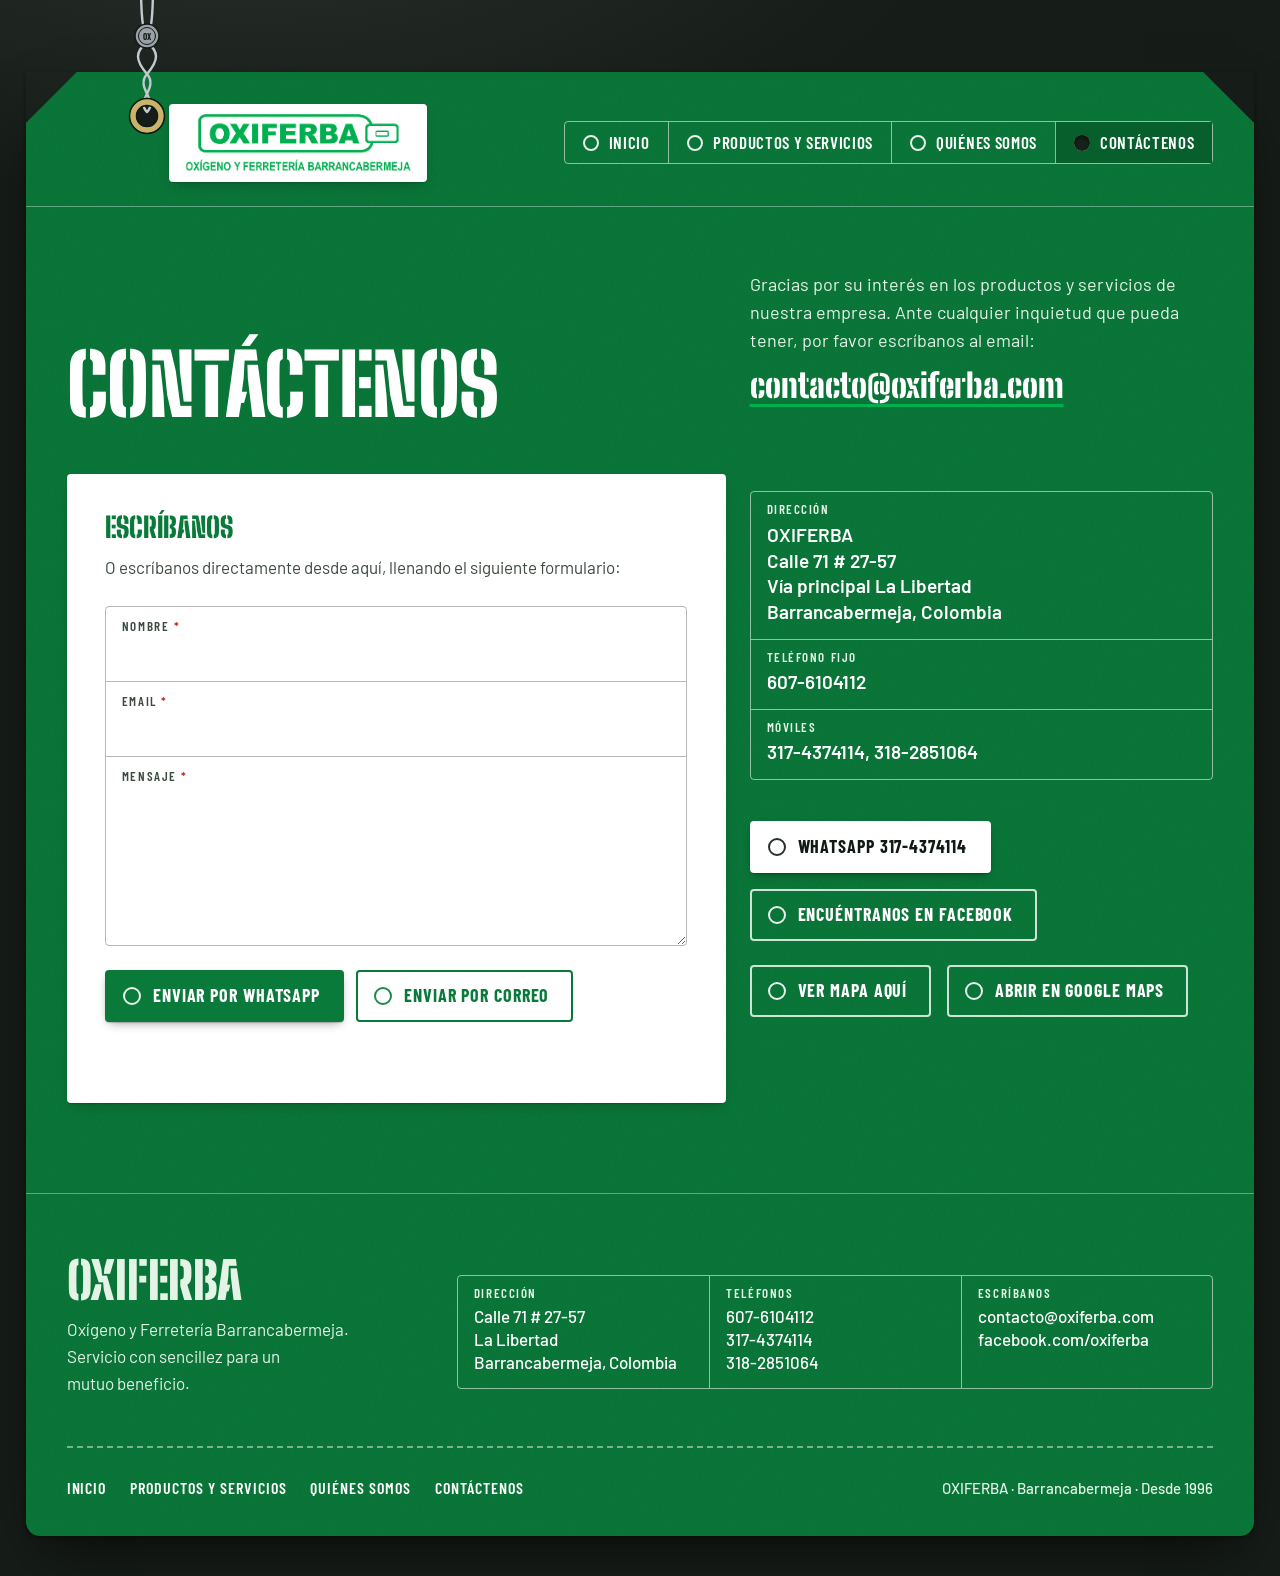
<file: contacto.html>
<!doctype html>
<html lang="es">
<head>
<meta charset="utf-8">
<meta name="viewport" content="width=device-width, initial-scale=1, viewport-fit=cover">
<title>OXIFERBA - Oxígeno y Ferretería Barrancabermeja - Contáctenos</title>
<meta name="description" content="Venta de oxígeno y demás gases industriales, ferretería industrial, reparación, repuestos y mantenimiento de equipos oxicorte, venta y recarga de extintores, soldaduras y seguridad industrial.">
<meta name="theme-color" content="#0a7a3a">
<link rel="icon" href="assets/img/favicon.ico" type="image/x-icon">
<link rel="preload" href="assets/fonts/BigShouldersStencilDisplay-900-normal-latin.woff2" as="font" type="font/woff2" crossorigin>
<link rel="preload" href="assets/fonts/Barlow-400-normal-latin.woff2" as="font" type="font/woff2" crossorigin>
<link rel="stylesheet" href="css/fonts.css">
<link rel="stylesheet" href="css/styles.css">
</head>
<body>
<a class="skip" href="#contenido">Saltar al contenido</a>
<svg width="0" height="0" style="position:absolute" aria-hidden="true" focusable="false">
  <filter id="tinta" x="-5%" y="-5%" width="110%" height="110%">
    <feTurbulence type="fractalNoise" baseFrequency=".8" numOctaves="2" seed="7" result="grano"/>
    <feColorMatrix in="grano" type="matrix" values="0 0 0 0 0  0 0 0 0 0  0 0 0 0 0  -1.5 0 0 0 1.72" result="mascara"/>
    <feComposite in="SourceGraphic" in2="mascara" operator="in" result="entintado"/>
    <feTurbulence type="fractalNoise" baseFrequency=".035" numOctaves="1" seed="2" result="onda"/>
    <feDisplacementMap in="entintado" in2="onda" scale="3" xChannelSelector="R" yChannelSelector="G"/>
  </filter>
</svg>
<div class="tarjeta-wrap">
  <div class="tarjeta-sombra" aria-hidden="true"></div>
  <div class="tarjeta">
    <header class="cabecera">
      <a class="logo" href="index.html"><img src="assets/img/logo.png" width="270" height="68" alt="OXIFERBA, Oxígeno y Ferretería Barrancabermeja — Inicio"></a>
      <nav class="perforadas" aria-label="Principal">
        <a href="index.html"><span class="hueco" aria-hidden="true"></span><span class="larga">Inicio</span><span class="corta" aria-hidden="true">Inicio</span></a><a href="productos.html"><span class="hueco" aria-hidden="true"></span><span class="larga">Productos y servicios</span><span class="corta" aria-hidden="true">Productos</span></a><a href="nosotros.html"><span class="hueco" aria-hidden="true"></span><span class="larga">Quiénes somos</span><span class="corta" aria-hidden="true">Nosotros</span></a><a href="contacto.html" aria-current="page"><span class="hueco" aria-hidden="true"></span><span class="larga">Contáctenos</span><span class="corta" aria-hidden="true">Contacto</span></a>
      </nav>
    </header>
    <main id="contenido">
      <section class="encabezado-pagina">
        <h1 class="display">Contáctenos</h1>
        <div class="encabezado-lado">
          <p class="lead">Gracias por su interés en los productos y servicios de nuestra empresa. Ante cualquier inquietud que pueda tener, por favor escríbanos al email:</p>
          <a class="correo-grande" href="mailto:contacto@oxiferba.com">contacto@oxiferba.com</a>
        </div>
      </section>
      <div class="contacto">
        <form class="formulario hoja" data-formulario novalidate aria-labelledby="titulo-form">
          <h2 class="subtitular" id="titulo-form" style="color:var(--stock)">Escríbanos</h2>
          <p style="margin-top:12px">O escríbanos directamente desde aquí, llenando el siguiente formulario:</p>
          <div class="form-campos">
            <div class="form-campo">
              <label for="f-nombre">Nombre <span class="req" aria-hidden="true">*</span></label>
              <input id="f-nombre" name="nombre" type="text" autocomplete="name" required aria-describedby="e-nombre">
              <p class="error" id="e-nombre" role="alert"></p>
            </div>
            <div class="form-campo">
              <label for="f-email">Email <span class="req" aria-hidden="true">*</span></label>
              <input id="f-email" name="email" type="email" autocomplete="email" inputmode="email" required aria-describedby="e-email">
              <p class="error" id="e-email" role="alert"></p>
            </div>
            <div class="form-campo">
              <label for="f-mensaje">Mensaje <span class="req" aria-hidden="true">*</span></label>
              <textarea id="f-mensaje" name="mensaje" required aria-describedby="e-mensaje"></textarea>
              <p class="error" id="e-mensaje" role="alert"></p>
            </div>
          </div>
          <div class="form-acciones">
            <button class="btn btn--verde" type="submit" name="via" value="whatsapp"><span class="hueco" aria-hidden="true"></span>Enviar por WhatsApp</button>
            <button class="btn btn--verde-borde" type="submit" name="via" value="correo"><span class="hueco" aria-hidden="true"></span>Enviar por correo</button>
          </div>
          <p class="form-estado" aria-live="polite"></p>
        </form>

        <div class="datos">
          <dl class="campos">
            <div class="campo"><dt>Dirección</dt><dd>OXIFERBA<br>Calle 71 # 27-57<br>Vía principal La Libertad<br>Barrancabermeja, Colombia</dd></div>
            <div class="campo"><dt>Teléfono fijo</dt><dd><a href="tel:+576076104112">607-6104112</a></dd></div>
            <div class="campo"><dt>Móviles</dt><dd><a href="tel:+573174374114">317-4374114</a>, <a href="tel:+573182851064">318-2851064</a></dd></div>
          </dl>
          <div class="acciones">
            <a class="btn" href="https://wa.me/573174374114" target="_blank" rel="noopener"><span class="hueco" aria-hidden="true"></span>WhatsApp 317-4374114</a>
            <a class="btn btn--fantasma facebook" href="http://facebook.com/oxiferba" target="_blank" rel="noopener"><span class="hueco" aria-hidden="true"></span>Encuéntranos en Facebook</a>
          </div>
          <div class="mapa" data-mapa="https://maps.google.com/maps?q=Calle%2071%20%2327-57%2C%20La%20Libertad%2C%20Barrancabermeja%2C%20Santander%2C%20Colombia&amp;z=16&amp;output=embed">
            <div class="acciones">
              <button class="btn btn--fantasma" type="button" data-mapa-cargar><span class="hueco" aria-hidden="true"></span>Ver mapa aquí</button>
              <a class="btn btn--fantasma" href="https://www.google.com/maps/search/?api=1&amp;query=Calle%2071%20%2327-57%2C%20La%20Libertad%2C%20Barrancabermeja%2C%20Santander%2C%20Colombia" target="_blank" rel="noopener"><span class="hueco" aria-hidden="true"></span>Abrir en Google Maps</a>
            </div>
          </div>
        </div>
      </div>
    </main>
    <footer class="pie">
      <div class="pie-marca">
        <p class="display">OXIFERBA</p>
        <p>Oxígeno y Ferretería Barrancabermeja. Servicio con sencillez para un mutuo beneficio.</p>
      </div>
      <dl class="campos">
        <div class="campo"><dt>Dirección</dt><dd>Calle 71 # 27-57<br>La Libertad<br>Barrancabermeja, Colombia</dd></div>
        <div class="campo"><dt>Teléfonos</dt><dd><a href="tel:+576076104112">607-6104112</a><br><a href="tel:+573174374114">317-4374114</a><br><a href="tel:+573182851064">318-2851064</a></dd></div>
        <div class="campo"><dt>Escríbanos</dt><dd><a href="mailto:contacto@oxiferba.com">contacto@oxiferba.com</a><br><a href="https://facebook.com/oxiferba" rel="noopener" target="_blank">facebook.com/oxiferba</a></dd></div>
      </dl>
      <div class="pie-nav">
        <nav aria-label="Pie de página"><ul><li><a href="index.html">Inicio</a></li><li><a href="productos.html">Productos y servicios</a></li><li><a href="nosotros.html">Quiénes somos</a></li><li><a href="contacto.html" aria-current="page">Contáctenos</a></li></ul></nav>
        <small>OXIFERBA · Barrancabermeja · Desde 1996</small>
      </div>
    </footer>
  </div>
  <div class="ojal" aria-hidden="true">
  <svg viewBox="0 0 64 140" fill="none" stroke="#0f1a12" stroke-width="1.5" stroke-linecap="round">
    <path d="M29 30 C 25 14, 28 4, 23 -40" stroke="#c3c9cd" stroke-width="2.4"/>
    <path d="M35 30 C 39 14, 36 4, 41 -40" stroke="#c3c9cd" stroke-width="2.4"/>
    <circle cx="32" cy="116" r="14" fill="#161c18" stroke="none"/>
    <path d="M32 112 C 20 100, 44 88, 32 74 S 20 52, 32 42" stroke="#c3c9cd" stroke-width="2.4"/>
    <path d="M32 112 C 44 100, 20 88, 32 74 S 44 52, 32 42" stroke="#c3c9cd" stroke-width="2.4"/>
    <circle cx="32" cy="116" r="14" stroke="#c9b26a" stroke-width="6"/>
    <circle cx="32" cy="116" r="17.5"/>
    <circle cx="32" cy="116" r="10.5"/>
    <circle cx="32" cy="36" r="12" fill="#9aa2a8"/>
    <circle cx="32" cy="36" r="8.5" stroke-width="1"/>
    <text x="32" y="39.5" text-anchor="middle" font-family="Barlow Condensed, sans-serif" font-weight="700" font-size="9" fill="#0f1a12" stroke="none" letter-spacing=".5">OX</text>
  </svg>
</div>
</div>
<div class="barra-movil">
  <a class="btn" href="tel:+576076104112"><span class="hueco" aria-hidden="true"></span>Llamar</a>
  <a class="btn btn--verde" href="https://wa.me/573174374114" target="_blank" rel="noopener"><span class="hueco" aria-hidden="true"></span>WhatsApp</a>
</div>
<script src="js/main.js" defer></script>
</body>
</html>
</file>
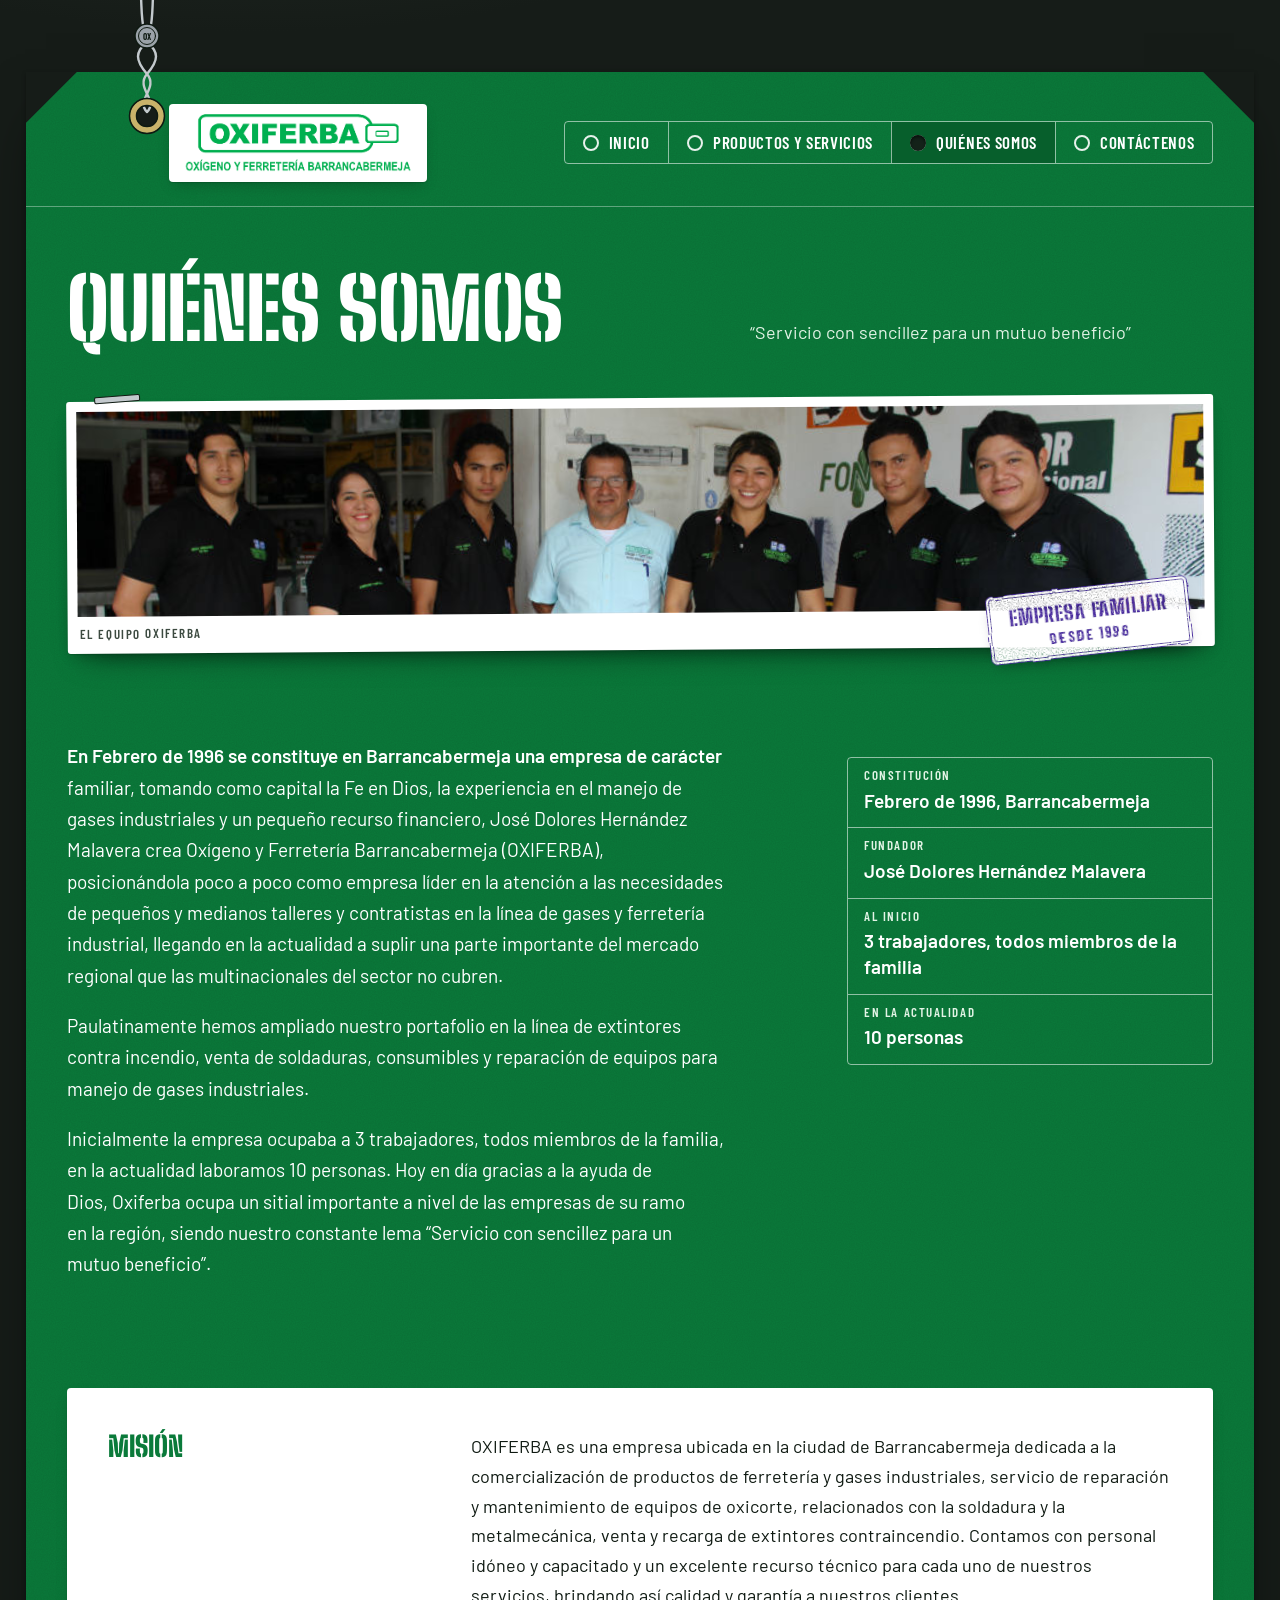
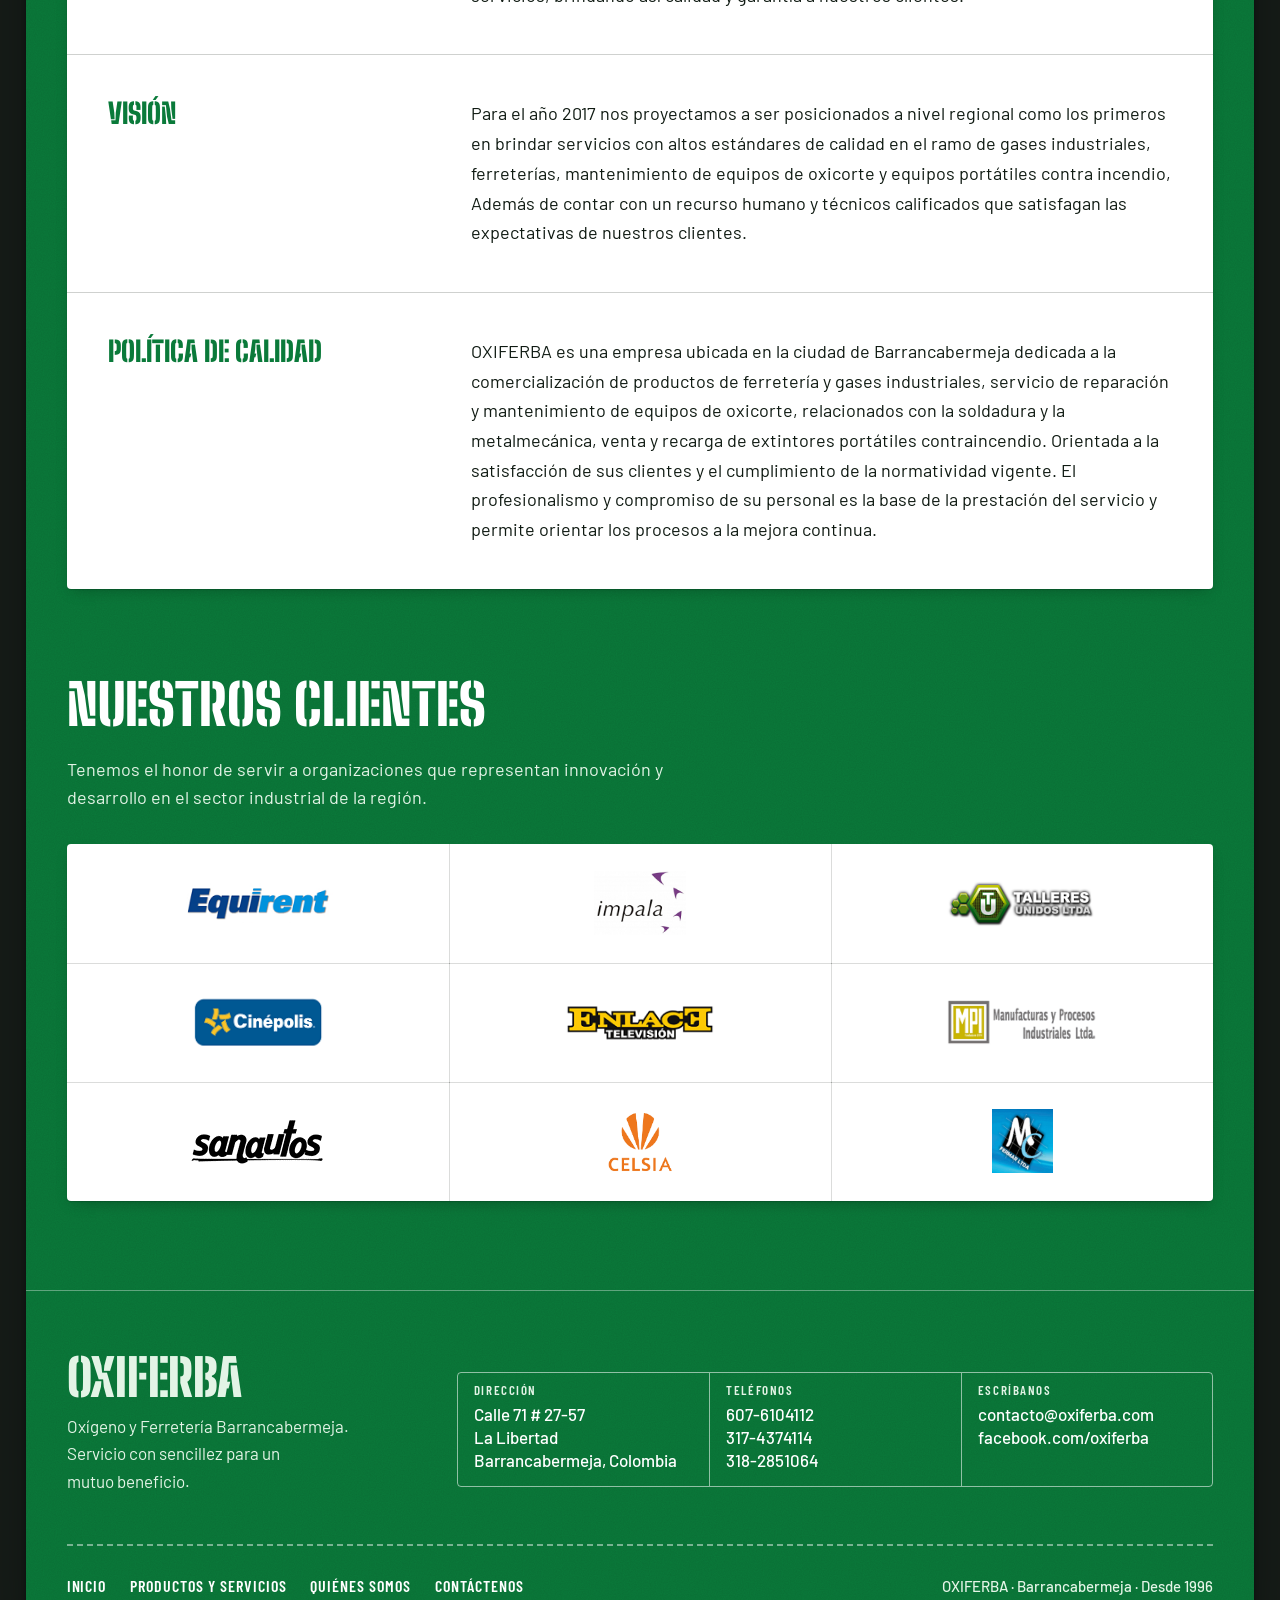
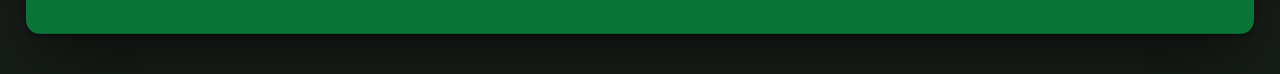
<file: nosotros.html>
<!doctype html>
<html lang="es">
<head>
<meta charset="utf-8">
<meta name="viewport" content="width=device-width, initial-scale=1, viewport-fit=cover">
<title>OXIFERBA - Oxígeno y Ferretería Barrancabermeja - Quiénes somos</title>
<meta name="description" content="Venta de oxígeno y demás gases industriales, ferretería industrial, reparación, repuestos y mantenimiento de equipos oxicorte, venta y recarga de extintores, soldaduras y seguridad industrial.">
<meta name="theme-color" content="#0a7a3a">
<link rel="icon" href="assets/img/favicon.ico" type="image/x-icon">
<link rel="preload" href="assets/fonts/BigShouldersStencilDisplay-900-normal-latin.woff2" as="font" type="font/woff2" crossorigin>
<link rel="preload" href="assets/fonts/Barlow-400-normal-latin.woff2" as="font" type="font/woff2" crossorigin>
<link rel="stylesheet" href="css/fonts.css">
<link rel="stylesheet" href="css/styles.css">
</head>
<body>
<a class="skip" href="#contenido">Saltar al contenido</a>
<svg width="0" height="0" style="position:absolute" aria-hidden="true" focusable="false">
  <filter id="tinta" x="-5%" y="-5%" width="110%" height="110%">
    <feTurbulence type="fractalNoise" baseFrequency=".8" numOctaves="2" seed="7" result="grano"/>
    <feColorMatrix in="grano" type="matrix" values="0 0 0 0 0  0 0 0 0 0  0 0 0 0 0  -1.5 0 0 0 1.72" result="mascara"/>
    <feComposite in="SourceGraphic" in2="mascara" operator="in" result="entintado"/>
    <feTurbulence type="fractalNoise" baseFrequency=".035" numOctaves="1" seed="2" result="onda"/>
    <feDisplacementMap in="entintado" in2="onda" scale="3" xChannelSelector="R" yChannelSelector="G"/>
  </filter>
</svg>
<div class="tarjeta-wrap">
  <div class="tarjeta-sombra" aria-hidden="true"></div>
  <div class="tarjeta">
    <header class="cabecera">
      <a class="logo" href="index.html"><img src="assets/img/logo.png" width="270" height="68" alt="OXIFERBA, Oxígeno y Ferretería Barrancabermeja — Inicio"></a>
      <nav class="perforadas" aria-label="Principal">
        <a href="index.html"><span class="hueco" aria-hidden="true"></span><span class="larga">Inicio</span><span class="corta" aria-hidden="true">Inicio</span></a><a href="productos.html"><span class="hueco" aria-hidden="true"></span><span class="larga">Productos y servicios</span><span class="corta" aria-hidden="true">Productos</span></a><a href="nosotros.html" aria-current="page"><span class="hueco" aria-hidden="true"></span><span class="larga">Quiénes somos</span><span class="corta" aria-hidden="true">Nosotros</span></a><a href="contacto.html"><span class="hueco" aria-hidden="true"></span><span class="larga">Contáctenos</span><span class="corta" aria-hidden="true">Contacto</span></a>
      </nav>
    </header>
    <main id="contenido">
      <section class="encabezado-pagina">
        <h1 class="display">Quiénes somos</h1>
        <p class="lead">“Servicio con sencillez para un mutuo beneficio”</p>
      </section>
      <div class="banda">
        <figure class="marco" style="margin:0">
          <img src="assets/img/portada/quienes_somos3.jpg" width="990" height="180" alt="El equipo de trabajo de Oxiferba">
          <figcaption class="marco-pie"><span class="etiqueta">El equipo Oxiferba</span></figcaption>
          <p class="sello sello--marco">Empresa familiar<small>desde 1996</small></p>
        </figure>
      </div>

      <section class="seccion historia" aria-label="Nuestra historia">
        <div class="relato">
          <p>En Febrero de 1996 se constituye en Barrancabermeja una empresa de carácter familiar, tomando como capital la Fe en Dios, la experiencia en el manejo de gases industriales y un pequeño recurso financiero, José Dolores Hernández Malavera crea Oxígeno y Ferretería Barrancabermeja (OXIFERBA), posicionándola poco a poco como empresa líder en la atención a las necesidades de pequeños y medianos talleres y contratistas en la línea de gases y ferretería industrial, llegando en la actualidad a suplir una parte importante del mercado regional que las multinacionales del sector no cubren.</p>
          <p>Paulatinamente hemos ampliado nuestro portafolio en la línea de extintores contra incendio, venta de soldaduras, consumibles y reparación de equipos para manejo de gases industriales.</p>
          <p>Inicialmente la empresa ocupaba a 3 trabajadores, todos miembros de la familia, en la actualidad laboramos 10 personas. Hoy en día gracias a la ayuda de Dios, Oxiferba ocupa un sitial importante a nivel de las empresas de su ramo en la región, siendo nuestro constante lema “Servicio con sencillez para un mutuo beneficio”.</p>
        </div>
        <aside class="registro" aria-label="Datos de la empresa">
          <dl class="campos">
            <div class="campo"><dt>Constitución</dt><dd>Febrero de 1996, Barrancabermeja</dd></div>
            <div class="campo"><dt>Fundador</dt><dd>José Dolores Hernández Malavera</dd></div>
            <div class="campo"><dt>Al inicio</dt><dd>3 trabajadores, todos miembros de la familia</dd></div>
            <div class="campo"><dt>En la actualidad</dt><dd>10 personas</dd></div>
          </dl>
        </aside>
      </section>

      <div class="tarjeta-pad">
        <div class="principios hoja">
          <section class="principio" aria-labelledby="t-mision">
            <h2 class="subtitular" id="t-mision">Misión</h2>
            <p>OXIFERBA es una empresa ubicada en la ciudad de Barrancabermeja dedicada a la comercialización de productos de ferretería y gases industriales, servicio de reparación y mantenimiento de equipos de oxicorte, relacionados con la soldadura y la metalmecánica, venta y recarga de extintores contraincendio. Contamos con personal idóneo y capacitado y un excelente recurso técnico para cada uno de nuestros servicios, brindando así calidad y garantía a nuestros clientes.</p>
          </section>
          <section class="principio" aria-labelledby="t-vision">
            <h2 class="subtitular" id="t-vision">Visión</h2>
            <p>Para el año 2017 nos proyectamos a ser posicionados a nivel regional como los primeros en brindar servicios con altos estándares de calidad en el ramo de gases industriales, ferreterías, mantenimiento de equipos de oxicorte y equipos portátiles contra incendio, Además de contar con un recurso humano y técnicos calificados que satisfagan las expectativas de nuestros clientes.</p>
          </section>
          <section class="principio" aria-labelledby="t-calidad">
            <h2 class="subtitular" id="t-calidad">Política de calidad</h2>
            <p>OXIFERBA es una empresa ubicada en la ciudad de Barrancabermeja dedicada a la comercialización de productos de ferretería y gases industriales, servicio de reparación y mantenimiento de equipos de oxicorte, relacionados con la soldadura y la metalmecánica, venta y recarga de extintores portátiles contraincendio. Orientada a la satisfacción de sus clientes y el cumplimiento de la normatividad vigente. El profesionalismo y compromiso de su personal es la base de la prestación del servicio y permite orientar los procesos a la mejora continua.</p>
          </section>
        </div>
      </div>

      <section class="seccion" aria-labelledby="titulo-clientes">
        <h2 class="titular" id="titulo-clientes">Nuestros clientes</h2>
        <p class="lead" style="color:var(--stock-claro)">Tenemos el honor de servir a organizaciones que representan innovación y desarrollo en el sector industrial de la región.</p>
        <div class="logos logos--clientes hoja"><a href="https://equirent.com.co" target="_blank" rel="noopener"><img src="assets/img/clientes/clientes_equirent.png" alt="Equirent" loading="lazy"></a><a href="https://www.impalaterminals.com" target="_blank" rel="noopener"><img src="assets/img/clientes/clientes_impala.png" alt="Impala Terminals" loading="lazy"></a><a href="https://talleresunidosltda.com" target="_blank" rel="noopener"><img src="assets/img/clientes/clientes_talleres_unidos.png" alt="Talleres Unidos" loading="lazy"></a><a href="https://cinepolis.com.co" target="_blank" rel="noopener"><img src="assets/img/clientes/clientes_cinepolis.png" alt="Cinépolis" loading="lazy"></a><a href="https://enlacetelevision.com" target="_blank" rel="noopener"><img src="assets/img/clientes/clientes_enlace.png" alt="Enlace Televisión" loading="lazy"></a><a href="https://www.mpi.net.co" target="_blank" rel="noopener"><img src="assets/img/clientes/clientes_mpi.png" alt="MPI" loading="lazy"></a><a href="https://www.sanautos.com.co" target="_blank" rel="noopener"><img src="assets/img/clientes/clientes_sanautos.gif" alt="Sanautos" loading="lazy"></a><a href="https://www.celsia.com" target="_blank" rel="noopener"><img src="assets/img/clientes/clientes_celsia.png" alt="Celsia" loading="lazy"></a><a href="https://www.fermarltda.com" target="_blank" rel="noopener"><img src="assets/img/clientes/clientes_fermar.png" alt="Fermar" loading="lazy"></a></div>
      </section>
    </main>
    <footer class="pie">
      <div class="pie-marca">
        <p class="display">OXIFERBA</p>
        <p>Oxígeno y Ferretería Barrancabermeja. Servicio con sencillez para un mutuo beneficio.</p>
      </div>
      <dl class="campos">
        <div class="campo"><dt>Dirección</dt><dd>Calle 71 # 27-57<br>La Libertad<br>Barrancabermeja, Colombia</dd></div>
        <div class="campo"><dt>Teléfonos</dt><dd><a href="tel:+576076104112">607-6104112</a><br><a href="tel:+573174374114">317-4374114</a><br><a href="tel:+573182851064">318-2851064</a></dd></div>
        <div class="campo"><dt>Escríbanos</dt><dd><a href="mailto:contacto@oxiferba.com">contacto@oxiferba.com</a><br><a href="https://facebook.com/oxiferba" rel="noopener" target="_blank">facebook.com/oxiferba</a></dd></div>
      </dl>
      <div class="pie-nav">
        <nav aria-label="Pie de página"><ul><li><a href="index.html">Inicio</a></li><li><a href="productos.html">Productos y servicios</a></li><li><a href="nosotros.html" aria-current="page">Quiénes somos</a></li><li><a href="contacto.html">Contáctenos</a></li></ul></nav>
        <small>OXIFERBA · Barrancabermeja · Desde 1996</small>
      </div>
    </footer>
  </div>
  <div class="ojal" aria-hidden="true">
  <svg viewBox="0 0 64 140" fill="none" stroke="#0f1a12" stroke-width="1.5" stroke-linecap="round">
    <path d="M29 30 C 25 14, 28 4, 23 -40" stroke="#c3c9cd" stroke-width="2.4"/>
    <path d="M35 30 C 39 14, 36 4, 41 -40" stroke="#c3c9cd" stroke-width="2.4"/>
    <circle cx="32" cy="116" r="14" fill="#161c18" stroke="none"/>
    <path d="M32 112 C 20 100, 44 88, 32 74 S 20 52, 32 42" stroke="#c3c9cd" stroke-width="2.4"/>
    <path d="M32 112 C 44 100, 20 88, 32 74 S 44 52, 32 42" stroke="#c3c9cd" stroke-width="2.4"/>
    <circle cx="32" cy="116" r="14" stroke="#c9b26a" stroke-width="6"/>
    <circle cx="32" cy="116" r="17.5"/>
    <circle cx="32" cy="116" r="10.5"/>
    <circle cx="32" cy="36" r="12" fill="#9aa2a8"/>
    <circle cx="32" cy="36" r="8.5" stroke-width="1"/>
    <text x="32" y="39.5" text-anchor="middle" font-family="Barlow Condensed, sans-serif" font-weight="700" font-size="9" fill="#0f1a12" stroke="none" letter-spacing=".5">OX</text>
  </svg>
</div>
</div>
<div class="barra-movil">
  <a class="btn" href="tel:+576076104112"><span class="hueco" aria-hidden="true"></span>Llamar</a>
  <a class="btn btn--verde" href="https://wa.me/573174374114" target="_blank" rel="noopener"><span class="hueco" aria-hidden="true"></span>WhatsApp</a>
</div>
<script src="js/main.js" defer></script>
</body>
</html>
</file>
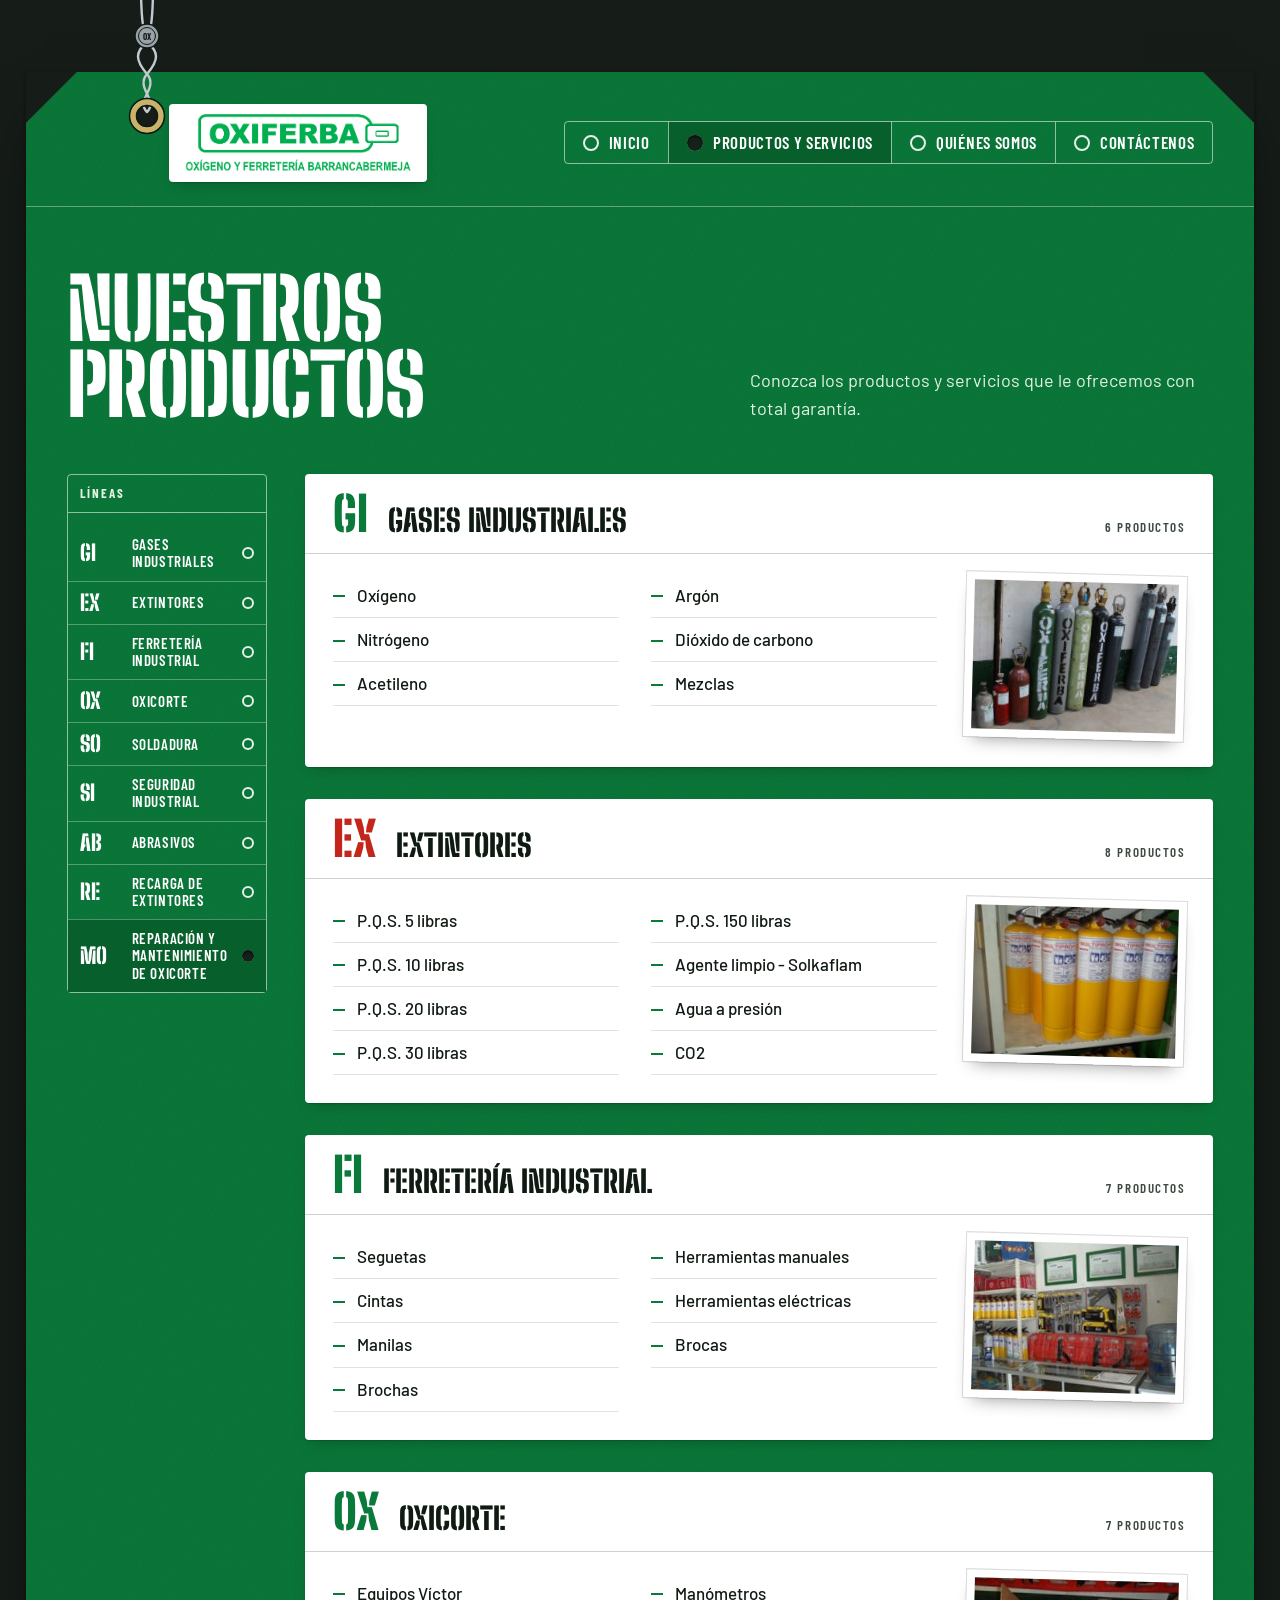
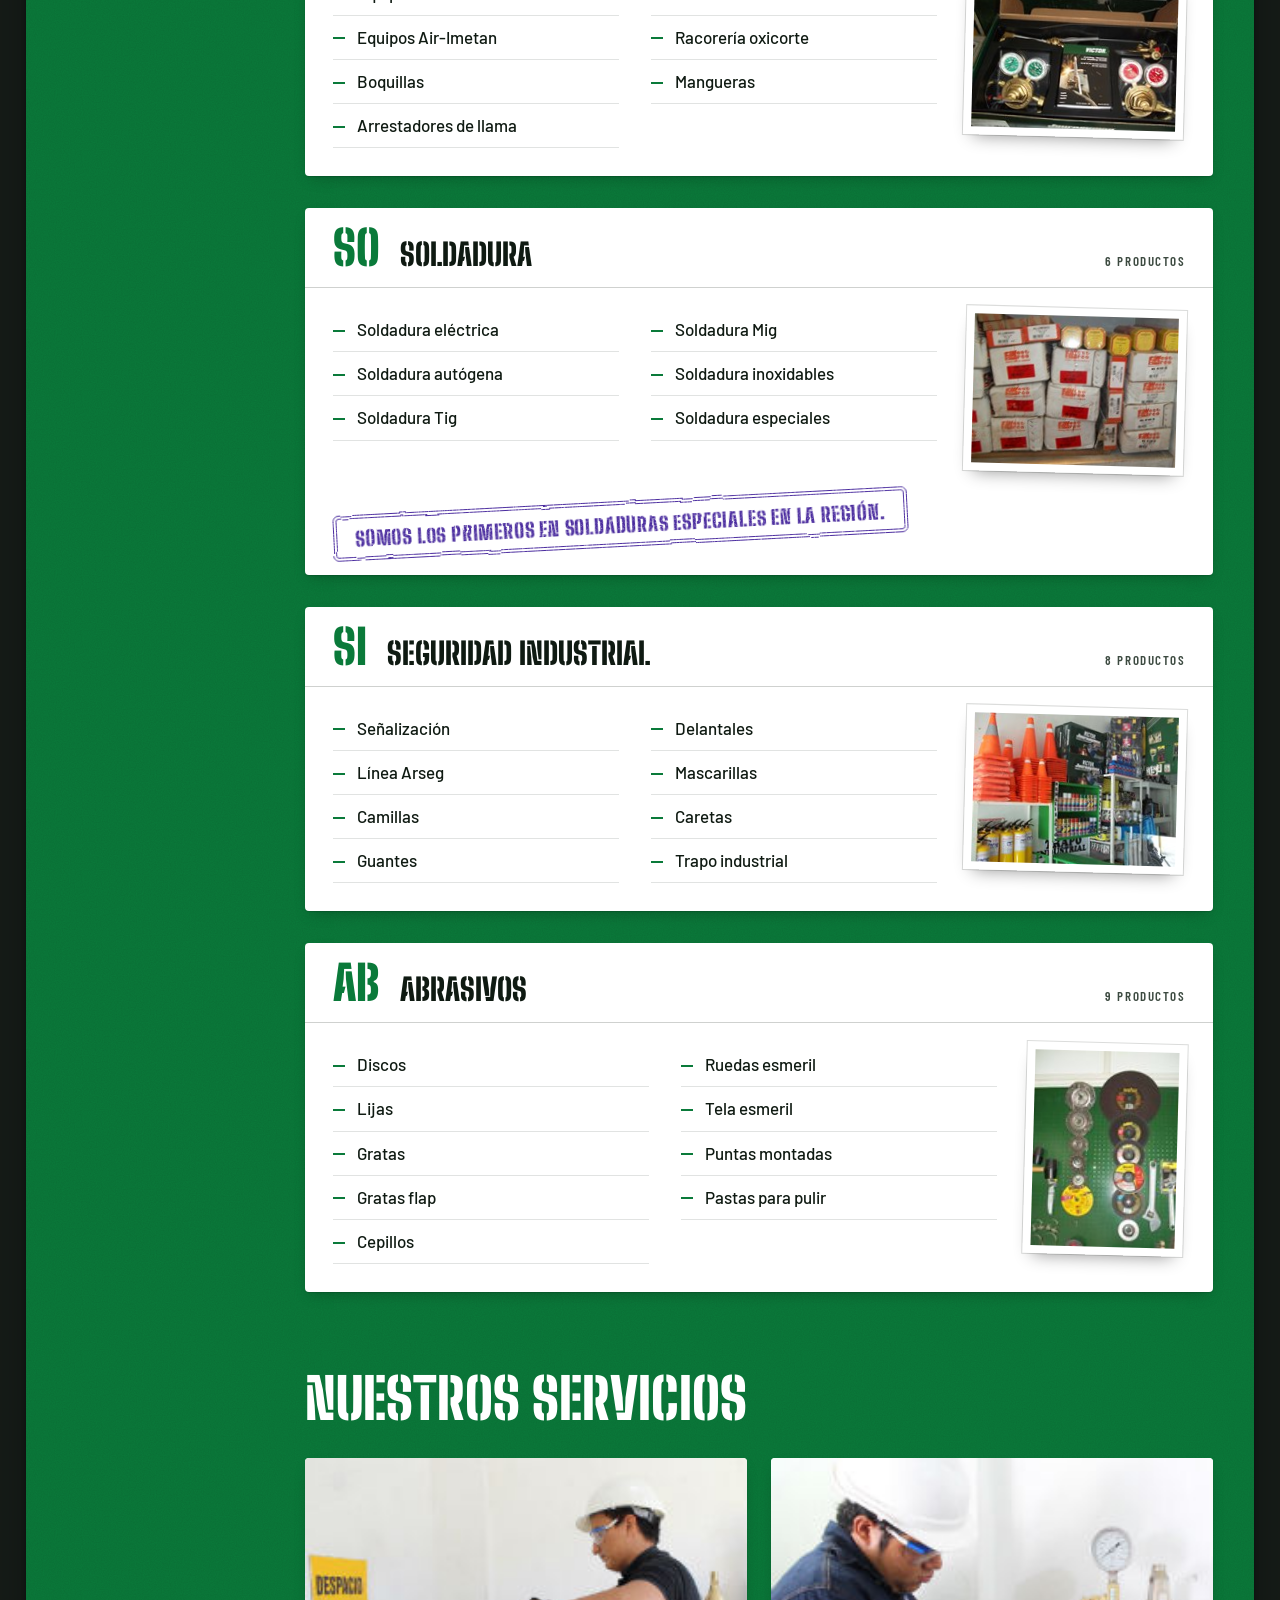
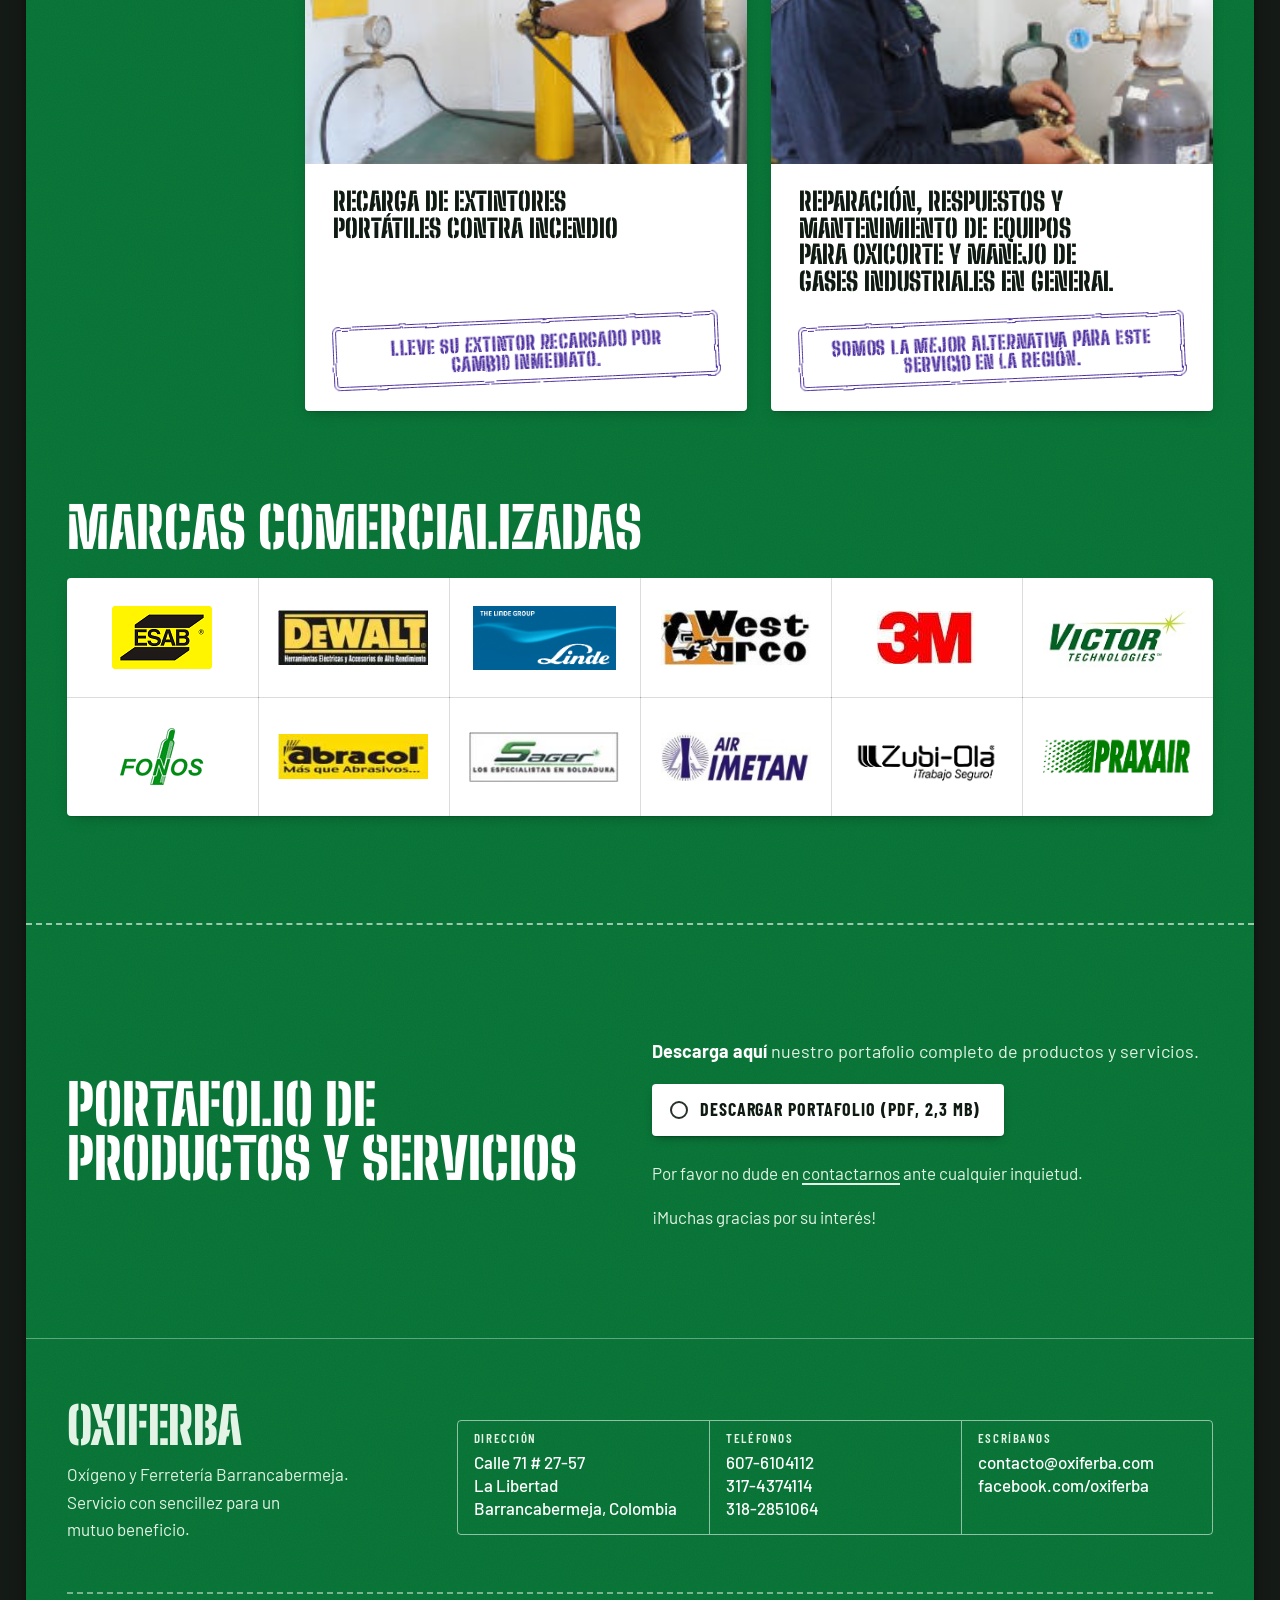
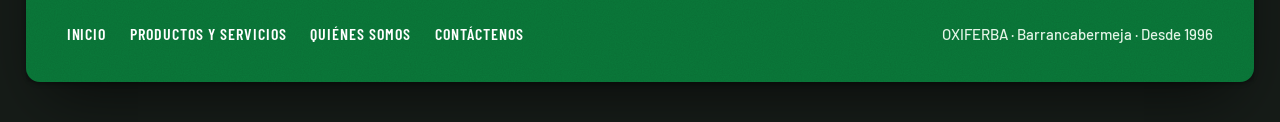
<file: productos.html>
<!doctype html>
<html lang="es">
<head>
<meta charset="utf-8">
<meta name="viewport" content="width=device-width, initial-scale=1, viewport-fit=cover">
<title>OXIFERBA - Oxígeno y Ferretería Barrancabermeja - Productos y servicios</title>
<meta name="description" content="Venta de oxígeno y demás gases industriales, ferretería industrial, reparación, repuestos y mantenimiento de equipos oxicorte, venta y recarga de extintores, soldaduras y seguridad industrial.">
<meta name="theme-color" content="#0a7a3a">
<link rel="icon" href="assets/img/favicon.ico" type="image/x-icon">
<link rel="preload" href="assets/fonts/BigShouldersStencilDisplay-900-normal-latin.woff2" as="font" type="font/woff2" crossorigin>
<link rel="preload" href="assets/fonts/Barlow-400-normal-latin.woff2" as="font" type="font/woff2" crossorigin>
<link rel="stylesheet" href="css/fonts.css">
<link rel="stylesheet" href="css/styles.css">
</head>
<body>
<a class="skip" href="#contenido">Saltar al contenido</a>
<svg width="0" height="0" style="position:absolute" aria-hidden="true" focusable="false">
  <filter id="tinta" x="-5%" y="-5%" width="110%" height="110%">
    <feTurbulence type="fractalNoise" baseFrequency=".8" numOctaves="2" seed="7" result="grano"/>
    <feColorMatrix in="grano" type="matrix" values="0 0 0 0 0  0 0 0 0 0  0 0 0 0 0  -1.5 0 0 0 1.72" result="mascara"/>
    <feComposite in="SourceGraphic" in2="mascara" operator="in" result="entintado"/>
    <feTurbulence type="fractalNoise" baseFrequency=".035" numOctaves="1" seed="2" result="onda"/>
    <feDisplacementMap in="entintado" in2="onda" scale="3" xChannelSelector="R" yChannelSelector="G"/>
  </filter>
</svg>
<div class="tarjeta-wrap">
  <div class="tarjeta-sombra" aria-hidden="true"></div>
  <div class="tarjeta">
    <header class="cabecera">
      <a class="logo" href="index.html"><img src="assets/img/logo.png" width="270" height="68" alt="OXIFERBA, Oxígeno y Ferretería Barrancabermeja — Inicio"></a>
      <nav class="perforadas" aria-label="Principal">
        <a href="index.html"><span class="hueco" aria-hidden="true"></span><span class="larga">Inicio</span><span class="corta" aria-hidden="true">Inicio</span></a><a href="productos.html" aria-current="page"><span class="hueco" aria-hidden="true"></span><span class="larga">Productos y servicios</span><span class="corta" aria-hidden="true">Productos</span></a><a href="nosotros.html"><span class="hueco" aria-hidden="true"></span><span class="larga">Quiénes somos</span><span class="corta" aria-hidden="true">Nosotros</span></a><a href="contacto.html"><span class="hueco" aria-hidden="true"></span><span class="larga">Contáctenos</span><span class="corta" aria-hidden="true">Contacto</span></a>
      </nav>
    </header>
    <main id="contenido">
      <section class="encabezado-pagina">
        <h1 class="display">Nuestros productos</h1>
        <p class="lead">Conozca los productos y servicios que le ofrecemos con total garantía.</p>
      </section>
      <div class="catalogo">
        <nav class="lomo" aria-label="Líneas del catálogo">
          <p class="lomo-titulo">Líneas</p>
          <ol><li><a href="#gases-industriales"><span class="codigo">GI</span><span>Gases industriales</span><span class="hueco" aria-hidden="true"></span></a></li><li><a href="#extintores"><span class="codigo">EX</span><span>Extintores</span><span class="hueco" aria-hidden="true"></span></a></li><li><a href="#ferreteria-industrial"><span class="codigo">FI</span><span>Ferretería industrial</span><span class="hueco" aria-hidden="true"></span></a></li><li><a href="#oxicorte"><span class="codigo">OX</span><span>Oxicorte</span><span class="hueco" aria-hidden="true"></span></a></li><li><a href="#soldadura"><span class="codigo">SO</span><span>Soldadura</span><span class="hueco" aria-hidden="true"></span></a></li><li><a href="#seguridad-industrial"><span class="codigo">SI</span><span>Seguridad industrial</span><span class="hueco" aria-hidden="true"></span></a></li><li><a href="#abrasivos"><span class="codigo">AB</span><span>Abrasivos</span><span class="hueco" aria-hidden="true"></span></a></li><li><a href="#recarga-extintores"><span class="codigo">RE</span><span>Recarga de extintores</span><span class="hueco" aria-hidden="true"></span></a></li><li><a href="#mantenimiento-oxicorte"><span class="codigo">MO</span><span>Reparación y mantenimiento de oxicorte</span><span class="hueco" aria-hidden="true"></span></a></li></ol>
        </nav>
        <div class="lineas">
          <article class="linea hoja" id="gases-industriales" aria-labelledby="t-gases-industriales">
            <div class="linea-cab"><span class="codigo" aria-hidden="true">GI</span><h2 id="t-gases-industriales">Gases industriales</h2><span class="etiqueta">6 productos</span></div>
            <ul class="items"><li>Oxígeno</li><li>Nitrógeno</li><li>Acetileno</li><li>Argón</li><li>Dióxido de carbono</li><li>Mezclas</li></ul>
            <div class="linea-foto"><img src="assets/img/productos/productos_gases_industriales2.jpg" width="200" height="150" alt="Cilindros de gases industriales marcados OXIFERBA" loading="lazy"></div>
            
          </article>
          <article class="linea hoja linea--rojo" id="extintores" aria-labelledby="t-extintores">
            <div class="linea-cab"><span class="codigo" aria-hidden="true">EX</span><h2 id="t-extintores">Extintores</h2><span class="etiqueta">8 productos</span></div>
            <ul class="items"><li>P.Q.S. 5 libras</li><li>P.Q.S. 10 libras</li><li>P.Q.S. 20 libras</li><li>P.Q.S. 30 libras</li><li>P.Q.S. 150 libras</li><li>Agente limpio - Solkaflam</li><li>Agua a presión</li><li>CO2</li></ul>
            <div class="linea-foto"><img src="assets/img/productos/productos_extintores.jpg" width="200" height="150" alt="Extintores portátiles contra incendio" loading="lazy"></div>
            
          </article>
          <article class="linea hoja" id="ferreteria-industrial" aria-labelledby="t-ferreteria-industrial">
            <div class="linea-cab"><span class="codigo" aria-hidden="true">FI</span><h2 id="t-ferreteria-industrial">Ferretería industrial</h2><span class="etiqueta">7 productos</span></div>
            <ul class="items"><li>Seguetas</li><li>Cintas</li><li>Manilas</li><li>Brochas</li><li>Herramientas manuales</li><li>Herramientas eléctricas</li><li>Brocas</li></ul>
            <div class="linea-foto"><img src="assets/img/productos/productos_ferreteria_industrial.jpg" width="200" height="150" alt="Productos de ferretería industrial" loading="lazy"></div>
            
          </article>
          <article class="linea hoja" id="oxicorte" aria-labelledby="t-oxicorte">
            <div class="linea-cab"><span class="codigo" aria-hidden="true">OX</span><h2 id="t-oxicorte">Oxicorte</h2><span class="etiqueta">7 productos</span></div>
            <ul class="items"><li>Equipos Víctor</li><li>Equipos Air-Imetan</li><li>Boquillas</li><li>Arrestadores de llama</li><li>Manómetros</li><li>Racorería oxicorte</li><li>Mangueras</li></ul>
            <div class="linea-foto"><img src="assets/img/productos/productos_oxicorte.jpg" width="200" height="150" alt="Equipos de oxicorte" loading="lazy"></div>
            
          </article>
          <article class="linea hoja" id="soldadura" aria-labelledby="t-soldadura">
            <div class="linea-cab"><span class="codigo" aria-hidden="true">SO</span><h2 id="t-soldadura">Soldadura</h2><span class="etiqueta">6 productos</span></div>
            <ul class="items"><li>Soldadura eléctrica</li><li>Soldadura autógena</li><li>Soldadura Tig</li><li>Soldadura Mig</li><li>Soldadura inoxidables</li><li>Soldadura especiales</li></ul>
            <div class="linea-foto"><img src="assets/img/productos/productos_soldadura.jpg" width="200" height="150" alt="Soldaduras y consumibles" loading="lazy"></div>
            <p class="sello">Somos los primeros en soldaduras especiales en la región.</p>
          </article>
          <article class="linea hoja" id="seguridad-industrial" aria-labelledby="t-seguridad-industrial">
            <div class="linea-cab"><span class="codigo" aria-hidden="true">SI</span><h2 id="t-seguridad-industrial">Seguridad industrial</h2><span class="etiqueta">8 productos</span></div>
            <ul class="items"><li>Señalización</li><li>Línea Arseg</li><li>Camillas</li><li>Guantes</li><li>Delantales</li><li>Mascarillas</li><li>Caretas</li><li>Trapo industrial</li></ul>
            <div class="linea-foto"><img src="assets/img/productos/productos_seguridad_industrial.jpg" width="200" height="150" alt="Elementos de seguridad industrial" loading="lazy"></div>
            
          </article>
          <article class="linea hoja" id="abrasivos" aria-labelledby="t-abrasivos">
            <div class="linea-cab"><span class="codigo" aria-hidden="true">AB</span><h2 id="t-abrasivos">Abrasivos</h2><span class="etiqueta">9 productos</span></div>
            <ul class="items"><li>Discos</li><li>Lijas</li><li>Gratas</li><li>Gratas flap</li><li>Cepillos</li><li>Ruedas esmeril</li><li>Tela esmeril</li><li>Puntas montadas</li><li>Pastas para pulir</li></ul>
            <div class="linea-foto"><img src="assets/img/productos/productos_abrasivos.jpg" width="113" height="150" alt="Discos y abrasivos" loading="lazy" class="vertical"></div>
            
          </article>
          <section aria-labelledby="titulo-servicios" style="margin-top:48px">
            <h2 class="titular" id="titulo-servicios">Nuestros servicios</h2>
            <div class="servicios">
            <article class="servicio hoja" id="recarga-extintores">
              <img src="assets/img/productos/servicios_recarga_extintores2.jpg" width="250" height="180" alt="Recarga de extintores en el taller de Oxiferba" loading="lazy">
              <h3>Recarga de extintores portátiles contra incendio</h3>
              <p class="sello">Lleve su extintor recargado por cambio inmediato.</p>
            </article>
            <article class="servicio hoja" id="mantenimiento-oxicorte">
              <img src="assets/img/productos/servicios_mantenimiento_oxicorte2.jpg" width="250" height="180" alt="Mantenimiento de equipos de oxicorte" loading="lazy">
              <h3>Reparación, respuestos y mantenimiento de equipos para oxicorte y manejo de gases industriales en general</h3>
              <p class="sello">Somos la mejor alternativa para este servicio en la región.</p>
            </article>
            </div>
          </section>
        </div>
      </div>

      <section class="seccion" aria-labelledby="titulo-marcas" style="padding-top:0">
        <h2 class="titular" id="titulo-marcas">Marcas comercializadas</h2>
        <ul class="logos hoja"><li><img src="assets/img/marcas/marcas_esab.png" alt="ESAB" loading="lazy"></li><li><img src="assets/img/marcas/marcas_dewalt.jpg" alt="DeWalt" loading="lazy"></li><li><img src="assets/img/marcas/marcas_linde.png" alt="Linde" loading="lazy"></li><li><img src="assets/img/marcas/marcas_westarco.jpg" alt="Westarco" loading="lazy"></li><li><img src="assets/img/marcas/marcas_3m.jpg" alt="3M" loading="lazy"></li><li><img src="assets/img/marcas/marcas_victor.jpg" alt="Victor" loading="lazy"></li><li><img src="assets/img/marcas/marcas_fonos.gif" alt="Fonos" loading="lazy"></li><li><img src="assets/img/marcas/marcas_abracol.jpg" alt="Abracol" loading="lazy"></li><li><img src="assets/img/marcas/marcas_sager.jpg" alt="Sager" loading="lazy"></li><li><img src="assets/img/marcas/marcas_air_imetan.jpg" alt="Air-Imetan" loading="lazy"></li><li><img src="assets/img/marcas/marcas_zubiola.png" alt="Zubiola" loading="lazy"></li><li><img src="assets/img/marcas/marcas_praxair.gif" alt="Praxair" loading="lazy"></li></ul>
      </section>

      <hr class="perforacion">
      <section class="seccion portafolio" aria-labelledby="titulo-portafolio">
        <h2 class="titular" id="titulo-portafolio">Portafolio de productos y servicios</h2>
        <div class="cuerpo">
          <p class="lead"><strong>Descarga aquí</strong> nuestro portafolio completo de productos y servicios.</p>
          <div class="acciones">
            <a class="btn" href="assets/docs/Portafolio_Oxiferba.pdf" target="_blank" rel="noopener"><span class="hueco" aria-hidden="true"></span>Descargar portafolio (PDF, 2,3 MB)</a>
          </div>
          <p>Por favor no dude en <a href="contacto.html">contactarnos</a> ante cualquier inquietud.</p>
          <p>¡Muchas gracias por su interés!</p>
        </div>
      </section>
    </main>
    <footer class="pie">
      <div class="pie-marca">
        <p class="display">OXIFERBA</p>
        <p>Oxígeno y Ferretería Barrancabermeja. Servicio con sencillez para un mutuo beneficio.</p>
      </div>
      <dl class="campos">
        <div class="campo"><dt>Dirección</dt><dd>Calle 71 # 27-57<br>La Libertad<br>Barrancabermeja, Colombia</dd></div>
        <div class="campo"><dt>Teléfonos</dt><dd><a href="tel:+576076104112">607-6104112</a><br><a href="tel:+573174374114">317-4374114</a><br><a href="tel:+573182851064">318-2851064</a></dd></div>
        <div class="campo"><dt>Escríbanos</dt><dd><a href="mailto:contacto@oxiferba.com">contacto@oxiferba.com</a><br><a href="https://facebook.com/oxiferba" rel="noopener" target="_blank">facebook.com/oxiferba</a></dd></div>
      </dl>
      <div class="pie-nav">
        <nav aria-label="Pie de página"><ul><li><a href="index.html">Inicio</a></li><li><a href="productos.html" aria-current="page">Productos y servicios</a></li><li><a href="nosotros.html">Quiénes somos</a></li><li><a href="contacto.html">Contáctenos</a></li></ul></nav>
        <small>OXIFERBA · Barrancabermeja · Desde 1996</small>
      </div>
    </footer>
  </div>
  <div class="ojal" aria-hidden="true">
  <svg viewBox="0 0 64 140" fill="none" stroke="#0f1a12" stroke-width="1.5" stroke-linecap="round">
    <path d="M29 30 C 25 14, 28 4, 23 -40" stroke="#c3c9cd" stroke-width="2.4"/>
    <path d="M35 30 C 39 14, 36 4, 41 -40" stroke="#c3c9cd" stroke-width="2.4"/>
    <circle cx="32" cy="116" r="14" fill="#161c18" stroke="none"/>
    <path d="M32 112 C 20 100, 44 88, 32 74 S 20 52, 32 42" stroke="#c3c9cd" stroke-width="2.4"/>
    <path d="M32 112 C 44 100, 20 88, 32 74 S 44 52, 32 42" stroke="#c3c9cd" stroke-width="2.4"/>
    <circle cx="32" cy="116" r="14" stroke="#c9b26a" stroke-width="6"/>
    <circle cx="32" cy="116" r="17.5"/>
    <circle cx="32" cy="116" r="10.5"/>
    <circle cx="32" cy="36" r="12" fill="#9aa2a8"/>
    <circle cx="32" cy="36" r="8.5" stroke-width="1"/>
    <text x="32" y="39.5" text-anchor="middle" font-family="Barlow Condensed, sans-serif" font-weight="700" font-size="9" fill="#0f1a12" stroke="none" letter-spacing=".5">OX</text>
  </svg>
</div>
</div>
<div class="barra-movil">
  <a class="btn" href="tel:+576076104112"><span class="hueco" aria-hidden="true"></span>Llamar</a>
  <a class="btn btn--verde" href="https://wa.me/573174374114" target="_blank" rel="noopener"><span class="hueco" aria-hidden="true"></span>WhatsApp</a>
</div>
<script src="js/main.js" defer></script>
</body>
</html>
</file>
<file: css/fonts.css>
@font-face {
  font-family: 'Barlow';
  font-style: italic;
  font-weight: 400;
  font-display: swap;
  src: url('../assets/fonts/Barlow-400-italic-latin-ext.woff2') format('woff2');
  unicode-range: U+0100-02BA, U+02BD-02C5, U+02C7-02CC, U+02CE-02D7, U+02DD-02FF, U+0304, U+0308, U+0329, U+1D00-1DBF, U+1E00-1E9F, U+1EF2-1EFF, U+2020, U+20A0-20AB, U+20AD-20C4, U+2113, U+2C60-2C7F, U+A720-A7FF;
}

@font-face {
  font-family: 'Barlow';
  font-style: italic;
  font-weight: 400;
  font-display: swap;
  src: url('../assets/fonts/Barlow-400-italic-latin.woff2') format('woff2');
  unicode-range: U+0000-00FF, U+0131, U+0152-0153, U+02BB-02BC, U+02C6, U+02DA, U+02DC, U+0304, U+0308, U+0329, U+2000-206F, U+20AC, U+2122, U+2191, U+2193, U+2212, U+2215, U+FEFF, U+FFFD;
}

@font-face {
  font-family: 'Barlow';
  font-style: normal;
  font-weight: 400;
  font-display: swap;
  src: url('../assets/fonts/Barlow-400-normal-latin-ext.woff2') format('woff2');
  unicode-range: U+0100-02BA, U+02BD-02C5, U+02C7-02CC, U+02CE-02D7, U+02DD-02FF, U+0304, U+0308, U+0329, U+1D00-1DBF, U+1E00-1E9F, U+1EF2-1EFF, U+2020, U+20A0-20AB, U+20AD-20C4, U+2113, U+2C60-2C7F, U+A720-A7FF;
}

@font-face {
  font-family: 'Barlow';
  font-style: normal;
  font-weight: 400;
  font-display: swap;
  src: url('../assets/fonts/Barlow-400-normal-latin.woff2') format('woff2');
  unicode-range: U+0000-00FF, U+0131, U+0152-0153, U+02BB-02BC, U+02C6, U+02DA, U+02DC, U+0304, U+0308, U+0329, U+2000-206F, U+20AC, U+2122, U+2191, U+2193, U+2212, U+2215, U+FEFF, U+FFFD;
}

@font-face {
  font-family: 'Barlow';
  font-style: normal;
  font-weight: 500;
  font-display: swap;
  src: url('../assets/fonts/Barlow-500-normal-latin-ext.woff2') format('woff2');
  unicode-range: U+0100-02BA, U+02BD-02C5, U+02C7-02CC, U+02CE-02D7, U+02DD-02FF, U+0304, U+0308, U+0329, U+1D00-1DBF, U+1E00-1E9F, U+1EF2-1EFF, U+2020, U+20A0-20AB, U+20AD-20C4, U+2113, U+2C60-2C7F, U+A720-A7FF;
}

@font-face {
  font-family: 'Barlow';
  font-style: normal;
  font-weight: 500;
  font-display: swap;
  src: url('../assets/fonts/Barlow-500-normal-latin.woff2') format('woff2');
  unicode-range: U+0000-00FF, U+0131, U+0152-0153, U+02BB-02BC, U+02C6, U+02DA, U+02DC, U+0304, U+0308, U+0329, U+2000-206F, U+20AC, U+2122, U+2191, U+2193, U+2212, U+2215, U+FEFF, U+FFFD;
}

@font-face {
  font-family: 'Barlow';
  font-style: normal;
  font-weight: 600;
  font-display: swap;
  src: url('../assets/fonts/Barlow-600-normal-latin-ext.woff2') format('woff2');
  unicode-range: U+0100-02BA, U+02BD-02C5, U+02C7-02CC, U+02CE-02D7, U+02DD-02FF, U+0304, U+0308, U+0329, U+1D00-1DBF, U+1E00-1E9F, U+1EF2-1EFF, U+2020, U+20A0-20AB, U+20AD-20C4, U+2113, U+2C60-2C7F, U+A720-A7FF;
}

@font-face {
  font-family: 'Barlow';
  font-style: normal;
  font-weight: 600;
  font-display: swap;
  src: url('../assets/fonts/Barlow-600-normal-latin.woff2') format('woff2');
  unicode-range: U+0000-00FF, U+0131, U+0152-0153, U+02BB-02BC, U+02C6, U+02DA, U+02DC, U+0304, U+0308, U+0329, U+2000-206F, U+20AC, U+2122, U+2191, U+2193, U+2212, U+2215, U+FEFF, U+FFFD;
}

@font-face {
  font-family: 'Barlow';
  font-style: normal;
  font-weight: 700;
  font-display: swap;
  src: url('../assets/fonts/Barlow-700-normal-latin-ext.woff2') format('woff2');
  unicode-range: U+0100-02BA, U+02BD-02C5, U+02C7-02CC, U+02CE-02D7, U+02DD-02FF, U+0304, U+0308, U+0329, U+1D00-1DBF, U+1E00-1E9F, U+1EF2-1EFF, U+2020, U+20A0-20AB, U+20AD-20C4, U+2113, U+2C60-2C7F, U+A720-A7FF;
}

@font-face {
  font-family: 'Barlow';
  font-style: normal;
  font-weight: 700;
  font-display: swap;
  src: url('../assets/fonts/Barlow-700-normal-latin.woff2') format('woff2');
  unicode-range: U+0000-00FF, U+0131, U+0152-0153, U+02BB-02BC, U+02C6, U+02DA, U+02DC, U+0304, U+0308, U+0329, U+2000-206F, U+20AC, U+2122, U+2191, U+2193, U+2212, U+2215, U+FEFF, U+FFFD;
}

@font-face {
  font-family: 'Barlow Condensed';
  font-style: normal;
  font-weight: 500;
  font-display: swap;
  src: url('../assets/fonts/BarlowCondensed-500-normal-latin-ext.woff2') format('woff2');
  unicode-range: U+0100-02BA, U+02BD-02C5, U+02C7-02CC, U+02CE-02D7, U+02DD-02FF, U+0304, U+0308, U+0329, U+1D00-1DBF, U+1E00-1E9F, U+1EF2-1EFF, U+2020, U+20A0-20AB, U+20AD-20C4, U+2113, U+2C60-2C7F, U+A720-A7FF;
}

@font-face {
  font-family: 'Barlow Condensed';
  font-style: normal;
  font-weight: 500;
  font-display: swap;
  src: url('../assets/fonts/BarlowCondensed-500-normal-latin.woff2') format('woff2');
  unicode-range: U+0000-00FF, U+0131, U+0152-0153, U+02BB-02BC, U+02C6, U+02DA, U+02DC, U+0304, U+0308, U+0329, U+2000-206F, U+20AC, U+2122, U+2191, U+2193, U+2212, U+2215, U+FEFF, U+FFFD;
}

@font-face {
  font-family: 'Barlow Condensed';
  font-style: normal;
  font-weight: 600;
  font-display: swap;
  src: url('../assets/fonts/BarlowCondensed-600-normal-latin-ext.woff2') format('woff2');
  unicode-range: U+0100-02BA, U+02BD-02C5, U+02C7-02CC, U+02CE-02D7, U+02DD-02FF, U+0304, U+0308, U+0329, U+1D00-1DBF, U+1E00-1E9F, U+1EF2-1EFF, U+2020, U+20A0-20AB, U+20AD-20C4, U+2113, U+2C60-2C7F, U+A720-A7FF;
}

@font-face {
  font-family: 'Barlow Condensed';
  font-style: normal;
  font-weight: 600;
  font-display: swap;
  src: url('../assets/fonts/BarlowCondensed-600-normal-latin.woff2') format('woff2');
  unicode-range: U+0000-00FF, U+0131, U+0152-0153, U+02BB-02BC, U+02C6, U+02DA, U+02DC, U+0304, U+0308, U+0329, U+2000-206F, U+20AC, U+2122, U+2191, U+2193, U+2212, U+2215, U+FEFF, U+FFFD;
}

@font-face {
  font-family: 'Barlow Condensed';
  font-style: normal;
  font-weight: 700;
  font-display: swap;
  src: url('../assets/fonts/BarlowCondensed-700-normal-latin-ext.woff2') format('woff2');
  unicode-range: U+0100-02BA, U+02BD-02C5, U+02C7-02CC, U+02CE-02D7, U+02DD-02FF, U+0304, U+0308, U+0329, U+1D00-1DBF, U+1E00-1E9F, U+1EF2-1EFF, U+2020, U+20A0-20AB, U+20AD-20C4, U+2113, U+2C60-2C7F, U+A720-A7FF;
}

@font-face {
  font-family: 'Barlow Condensed';
  font-style: normal;
  font-weight: 700;
  font-display: swap;
  src: url('../assets/fonts/BarlowCondensed-700-normal-latin.woff2') format('woff2');
  unicode-range: U+0000-00FF, U+0131, U+0152-0153, U+02BB-02BC, U+02C6, U+02DA, U+02DC, U+0304, U+0308, U+0329, U+2000-206F, U+20AC, U+2122, U+2191, U+2193, U+2212, U+2215, U+FEFF, U+FFFD;
}

@font-face {
  font-family: 'Big Shoulders Stencil Display';
  font-style: normal;
  font-weight: 700;
  font-display: swap;
  src: url('../assets/fonts/BigShouldersStencilDisplay-700-normal-latin-ext.woff2') format('woff2');
  unicode-range: U+0100-02BA, U+02BD-02C5, U+02C7-02CC, U+02CE-02D7, U+02DD-02FF, U+0304, U+0308, U+0329, U+1D00-1DBF, U+1E00-1E9F, U+1EF2-1EFF, U+2020, U+20A0-20AB, U+20AD-20C4, U+2113, U+2C60-2C7F, U+A720-A7FF;
}

@font-face {
  font-family: 'Big Shoulders Stencil Display';
  font-style: normal;
  font-weight: 700;
  font-display: swap;
  src: url('../assets/fonts/BigShouldersStencilDisplay-700-normal-latin.woff2') format('woff2');
  unicode-range: U+0000-00FF, U+0131, U+0152-0153, U+02BB-02BC, U+02C6, U+02DA, U+02DC, U+0304, U+0308, U+0329, U+2000-206F, U+20AC, U+2122, U+2191, U+2193, U+2212, U+2215, U+FEFF, U+FFFD;
}

@font-face {
  font-family: 'Big Shoulders Stencil Display';
  font-style: normal;
  font-weight: 900;
  font-display: swap;
  src: url('../assets/fonts/BigShouldersStencilDisplay-900-normal-latin-ext.woff2') format('woff2');
  unicode-range: U+0100-02BA, U+02BD-02C5, U+02C7-02CC, U+02CE-02D7, U+02DD-02FF, U+0304, U+0308, U+0329, U+1D00-1DBF, U+1E00-1E9F, U+1EF2-1EFF, U+2020, U+20A0-20AB, U+20AD-20C4, U+2113, U+2C60-2C7F, U+A720-A7FF;
}

@font-face {
  font-family: 'Big Shoulders Stencil Display';
  font-style: normal;
  font-weight: 900;
  font-display: swap;
  src: url('../assets/fonts/BigShouldersStencilDisplay-900-normal-latin.woff2') format('woff2');
  unicode-range: U+0000-00FF, U+0131, U+0152-0153, U+02BB-02BC, U+02C6, U+02DA, U+02DC, U+0304, U+0308, U+0329, U+2000-206F, U+20AC, U+2122, U+2191, U+2193, U+2212, U+2215, U+FEFF, U+FFFD;
}
</file>
<file: css/styles.css>
/* ==========================================================================
   OXIFERBA — sistema "Tarjeta de servicio"
   La página es una tarjeta de inspección verde sobre un banco de trabajo.
   ========================================================================== */

:root {
  /* Cartulina y tintas */
  --marca: #00b050;          /* verde del logo y la fachada */
  --stock: #0a7a3a;          /* cartulina verde: texto blanco 5.4:1 */
  --stock-hondo: #075f2c;    /* líneas impresas y celdas presionadas */
  --stock-claro: #e3f4e6;    /* texto secundario sobre cartulina */
  --papel: #ffffff;
  --papel-2: #f1f7f1;
  --tinta: #0f1a12;
  --tinta-2: #3c4a40;
  --banco: #161c18;          /* banco de trabajo / agujeros */
  --banco-2: #222a25;
  --sello: #4a2c9e;          /* tinta violeta de sello */
  --rojo: #c4261b;           /* solo línea de extintores */
  --amarillo: #f2c230;       /* solo advertencias */
  --laton: #c9b26a;
  --laton-claro: #f1e6b8;

  /* Tipografía */
  --f-display: 'Big Shoulders Stencil Display', 'Barlow Condensed', sans-serif;
  --f-label: 'Barlow Condensed', 'Arial Narrow', sans-serif;
  --f-body: 'Barlow', system-ui, sans-serif;

  /* Retícula de perforación: todo se mide contra esta unidad */
  --u: 8px;
  --gutter: clamp(16px, 3.2vw, 48px);
  --linea: 1.5px;

  /* Movimiento */
  --ease-out: cubic-bezier(0.23, 1, 0.32, 1);
  --ease-in-out: cubic-bezier(0.77, 0, 0.175, 1);

  --sombra-papel: 0 1px 1px rgba(5, 30, 14, .18), 0 6px 14px -6px rgba(5, 30, 14, .35);
  --sombra-tarjeta: 0 2px 4px rgba(0, 0, 0, .35), 0 30px 60px -20px rgba(0, 0, 0, .6);
}

/* ---------- Base ---------- */
*, *::before, *::after { box-sizing: border-box; }
html { -webkit-text-size-adjust: 100%; scroll-behavior: smooth; scroll-padding-top: 24px; }
@media (prefers-reduced-motion: reduce) { html { scroll-behavior: auto; } }

body {
  margin: 0;
  background-color: var(--banco);
  background-image:
    radial-gradient(1200px 600px at 20% -10%, #2a332d 0%, transparent 60%);
  color: var(--papel);
  font: 400 1.0625rem/1.6 var(--f-body);
  -webkit-font-smoothing: antialiased;
  text-rendering: optimizeLegibility;
  -webkit-tap-highlight-color: transparent;
}

img { max-width: 100%; height: auto; display: block; }
a { color: inherit; text-underline-offset: .2em; text-decoration-thickness: 1.5px; }
::selection { background: var(--sello); color: #fff; }
:focus-visible { outline: 3px solid var(--amarillo); outline-offset: 3px; border-radius: 2px; }
.hoja :focus-visible, .talon :focus-visible, .marco :focus-visible, .logo:focus-visible { outline-color: var(--sello); }

html { scrollbar-color: var(--stock) var(--banco); }
::-webkit-scrollbar { width: 12px; height: 12px; }
::-webkit-scrollbar-track { background: var(--banco); }
::-webkit-scrollbar-thumb { background: var(--stock); border: 3px solid var(--banco); border-radius: 8px; }

.sr-only {
  position: absolute; width: 1px; height: 1px; padding: 0; margin: -1px;
  overflow: hidden; clip: rect(0 0 0 0); white-space: nowrap; border: 0;
}
.skip {
  position: absolute; left: 16px; top: -60px; z-index: 50;
  background: var(--amarillo); color: var(--tinta); padding: 10px 16px;
  font: 700 1rem var(--f-label); text-transform: uppercase; text-decoration: none;
  transition: transform 160ms var(--ease-out);
}
.skip:focus { transform: translateY(76px); }

h1, h2, h3 { margin: 0; text-wrap: balance; }
p { margin: 0 0 1em; text-wrap: pretty; }

/* ---------- La tarjeta ---------- */
.tarjeta-wrap {
  position: relative;
  max-width: 1360px;
  margin: 0 auto;
  padding: 72px clamp(8px, 2vw, 32px) 40px;
}

.tarjeta {
  --chaflan: clamp(28px, 4vw, 56px);
  position: relative;
  background-color: var(--stock);
  color: var(--papel);
  clip-path: polygon(var(--chaflan) 0, calc(100% - var(--chaflan)) 0, 100% var(--chaflan), 100% 100%, 0 100%, 0 var(--chaflan));
  border-radius: 0 0 14px 14px;
  isolation: isolate;
}
/* fibra de la cartulina */
.tarjeta::before {
  content: "";
  position: absolute; inset: 0; z-index: -1; pointer-events: none;
  background-image: url("data:image/svg+xml,%3Csvg xmlns='http://www.w3.org/2000/svg' width='240' height='240'%3E%3Cfilter id='n'%3E%3CfeTurbulence type='fractalNoise' baseFrequency='.85' numOctaves='3' stitchTiles='stitch'/%3E%3CfeColorMatrix values='0 0 0 0 0  0 0 0 0 0  0 0 0 0 0  0 0 0 .55 0'/%3E%3C/filter%3E%3Crect width='100%25' height='100%25' filter='url(%23n)'/%3E%3C/svg%3E");
  opacity: .16;
  mix-blend-mode: multiply;
}
.tarjeta-sombra {
  position: absolute; inset: 72px clamp(8px, 2vw, 32px) 40px;
  border-radius: 0 0 14px 14px;
  box-shadow: var(--sombra-tarjeta);
  pointer-events: none;
}

/* Ojal reforzado + alambre y precinto */
.ojal {
  position: absolute;
  z-index: 3;
  top: 0;
  left: calc(clamp(8px, 2vw, 32px) + clamp(56px, 7vw, 104px));
  width: 64px; height: 140px;
  pointer-events: none;
}
.ojal svg { width: 100%; height: 100%; overflow: visible; }

.tarjeta-pad { padding-inline: var(--gutter); }

/* ---------- Encabezado ---------- */
.cabecera {
  display: grid;
  grid-template-columns: auto 1fr;
  align-items: center;
  gap: calc(var(--u) * 3);
  padding: calc(var(--u) * 4) var(--gutter) calc(var(--u) * 3);
  padding-left: calc(var(--gutter) + clamp(64px, 8vw, 120px));
  border-bottom: var(--linea) solid rgba(255,255,255,.35);
}
.logo {
  display: inline-flex;
  background: var(--papel);
  padding: 10px 14px;
  border-radius: 4px;
  box-shadow: var(--sombra-papel);
  transition: transform 160ms var(--ease-out);
}
.logo img { width: clamp(170px, 18vw, 230px); height: auto; }
.logo:active { transform: scale(.97); }

/* Navegación: celdas de perforación */
.perforadas {
  justify-self: end;
  display: grid;
  grid-template-columns: repeat(4, auto);
  border: var(--linea) solid rgba(255,255,255,.55);
  border-radius: 4px;
}
.perforadas a {
  display: flex; align-items: center; gap: 10px;
  padding: 12px 18px;
  font: 600 1.0625rem/1 var(--f-label);
  letter-spacing: .04em;
  text-transform: uppercase;
  text-decoration: none;
  color: var(--papel);
  border-left: var(--linea) solid rgba(255,255,255,.55);
  transition: background-color 200ms ease, color 200ms ease;
}
.perforadas a:first-child { border-left: 0; }
.perforadas a[aria-current="page"] { background: var(--stock-hondo); }
.perforadas .corta { display: none; }

@media (hover: hover) and (pointer: fine) {
  .perforadas a:hover { background: rgba(255,255,255,.1); }
}

/* ---------- Perforación (el estado del sistema) ---------- */
.hueco {
  position: relative;
  flex: none;
  width: 16px; height: 16px;
  border-radius: 50%;
  border: 2px solid currentColor;
  opacity: .9;
}
.hueco::after {
  content: "";
  position: absolute; inset: -2px;
  border-radius: 50%;
  background: var(--banco);
  box-shadow: inset 0 2px 3px rgba(0,0,0,.7);
  opacity: 0;
  transform: scale(.5);
  transition: transform 120ms var(--ease-out), opacity 120ms var(--ease-out);
}
[aria-current="page"] > .hueco::after,
[aria-current="true"] > .hueco::after,
.is-perforado > .hueco::after { opacity: 1; transform: scale(1); }

/* ---------- Botones ---------- */
.btn {
  --btn-bg: var(--papel);
  --btn-fg: var(--tinta);
  --btn-borde: transparent;
  display: inline-flex; align-items: center; justify-content: center; gap: 12px;
  min-height: 52px;
  padding: 12px 22px 12px 16px;
  background: var(--btn-bg);
  color: var(--btn-fg);
  border: 2px solid var(--btn-borde);
  border-radius: 4px;
  font: 700 1.125rem/1.1 var(--f-label);
  letter-spacing: .05em;
  text-transform: uppercase;
  text-decoration: none;
  cursor: pointer;
  box-shadow: 0 1px 1px rgba(0,0,0,.18), 0 4px 10px -4px rgba(0,0,0,.45);
  transition:
    transform 160ms var(--ease-out),
    box-shadow 200ms ease,
    background-color 200ms ease,
    color 200ms ease;
  user-select: none;
  -webkit-user-select: none;
  touch-action: manipulation;
}
.btn svg { width: 22px; height: 22px; flex: none; }
.btn .hueco { width: 18px; height: 18px; }
.btn--fantasma {
  --btn-bg: transparent;
  --btn-fg: var(--papel);
  --btn-borde: rgba(255,255,255,.8);
  box-shadow: none;
}
.btn--verde { --btn-bg: var(--stock); --btn-fg: var(--papel); }
.btn--sello { --btn-bg: var(--sello); --btn-fg: var(--papel); }
.btn--verde-borde { --btn-bg: transparent; --btn-fg: var(--stock); --btn-borde: var(--stock); box-shadow: none; }

/* La perforación: al presionar, la celda baja y el hueco se abre */
.btn:active {
  transform: scale(.97);
  box-shadow: 0 1px 1px rgba(0,0,0,.2);
}
.btn:active .hueco::after,
.perforadas a:active .hueco::after,
.indice a:active .hueco::after,
.punto:active::after { opacity: 1; transform: scale(1); }

@media (hover: hover) and (pointer: fine) {
  .btn:hover { box-shadow: 0 2px 2px rgba(0,0,0,.18), 0 10px 18px -6px rgba(0,0,0,.5); }
  .btn--fantasma:hover { --btn-bg: rgba(255,255,255,.1); box-shadow: none; }
  .btn--verde:hover { --btn-bg: var(--stock-hondo); }
  .btn--verde-borde:hover { --btn-bg: var(--papel-2); box-shadow: none; }
}
.btn[disabled], .btn[aria-disabled="true"] { opacity: .5; cursor: not-allowed; transform: none; }
.btn.is-cargando { cursor: progress; }
.btn.is-cargando .hueco { animation: girar 700ms linear infinite; border-style: dashed; }
@keyframes girar { to { transform: rotate(360deg); } }

.enlace {
  display: inline-flex; align-items: center; gap: 8px;
  font: 700 1.0625rem/1.2 var(--f-label);
  letter-spacing: .05em; text-transform: uppercase;
  color: var(--stock);
  text-decoration: none;
  border-bottom: 2px solid currentColor;
  padding-bottom: 2px;
}
.enlace svg { width: 18px; height: 18px; transition: transform 200ms var(--ease-out); }
@media (hover: hover) and (pointer: fine) {
  .enlace:hover svg { transform: translateX(4px); }
}

/* ---------- Sello de goma ---------- */
.sello {
  display: inline-block;
  padding: 10px 18px 8px;
  border: 4px double var(--sello);
  border-radius: 6px;
  color: var(--sello);
  font: 900 1.5rem/1 var(--f-display);
  letter-spacing: .04em;
  text-transform: uppercase;
  text-align: center;
  transform: rotate(var(--giro, -6deg));
  filter: url(#tinta);
}
.sello small {
  display: block; margin-top: 6px;
  font: 700 .9375rem/1.1 var(--f-label); letter-spacing: .12em;
}
.sello--blanco { color: #fff; border-color: #fff; mix-blend-mode: normal; opacity: .95; }

/* Aterrizaje del sello: un solo momento, la primera vez */
@keyframes sellar {
  0%   { opacity: 0; transform: rotate(var(--giro, -6deg)) scale(1.18); }
  60%  { opacity: 1; }
  100% { opacity: 1; transform: rotate(var(--giro, -6deg)) scale(1); }
}
.sello--aterriza { animation: sellar 340ms var(--ease-out) 450ms both; }
@media (prefers-reduced-motion: reduce) {
  .sello--aterriza { animation: sellar-suave 200ms ease 200ms both; }
  @keyframes sellar-suave { from { opacity: 0; } to { opacity: 1; } }
}

/* ---------- Campos impresos ---------- */
.campos {
  display: grid;
  border: var(--linea) solid rgba(255,255,255,.55);
  border-radius: 4px;
}
.campo {
  padding: 10px 16px 14px;
  border-top: var(--linea) solid rgba(255,255,255,.55);
  min-width: 0;
}
.campo:first-child { border-top: 0; }
.campo dt, .etiqueta {
  font: 600 .8125rem/1.2 var(--f-label);
  letter-spacing: .12em;
  text-transform: uppercase;
  color: var(--stock-claro);
}
.campo dd { margin: 4px 0 0; font: 600 1.1875rem/1.35 var(--f-body); }
.campo dd a { text-decoration: none; }
@media (hover: hover) and (pointer: fine) { .campo dd a:hover { text-decoration: underline; } }

/* Hoja blanca dentro de la tarjeta */
.hoja {
  background: var(--papel);
  color: var(--tinta);
  border-radius: 4px;
  box-shadow: var(--sombra-papel);
}
.hoja .campos, .hoja .campo { border-color: rgba(15,26,18,.22); }
.hoja .campo dt, .hoja .etiqueta { color: var(--tinta-2); }

/* ---------- Titulares ---------- */
.display {
  font: 900 clamp(3rem, 6.6vw, 6rem)/.9 var(--f-display);
  letter-spacing: -.005em;
  text-transform: uppercase;
}
.titular {
  font: 900 clamp(2.25rem, 4.4vw, 3.75rem)/.95 var(--f-display);
  text-transform: uppercase;
  letter-spacing: 0;
}
.subtitular {
  font: 800 clamp(1.5rem, 2.2vw, 1.875rem)/1.05 var(--f-display);
  text-transform: uppercase;
}
.lead { font-size: clamp(1.125rem, 1.4vw, 1.3125rem); line-height: 1.55; max-width: 62ch; }

/* ---------- Secciones ---------- */
.seccion { padding: clamp(56px, 7vw, 104px) var(--gutter); }
.seccion--hoja { padding-block: clamp(48px, 6vw, 88px); }
.seccion > .titular + * { margin-top: calc(var(--u) * 3); }

/* Línea de perforación con muescas */
.perforacion {
  position: relative;
  height: 0;
  margin: 0;
  border: 0;
  border-top: 2px dashed rgba(255,255,255,.6);
}
.perforacion::before, .perforacion::after {
  content: "";
  position: absolute; top: -13px;
  width: 24px; height: 24px; border-radius: 50%;
  background: var(--banco);
}
.perforacion::before { left: -12px; }
.perforacion::after { right: -12px; }

/* ==========================================================================
   INICIO
   ========================================================================== */
.portada {
  display: grid;
  grid-template-columns: repeat(12, minmax(0, 1fr));
  gap: calc(var(--u) * 4) calc(var(--u) * 3);
  padding: clamp(40px, 5vw, 72px) var(--gutter) clamp(48px, 6vw, 88px);
  align-items: start;
}
.portada-texto { grid-column: 1 / span 6; }
.portada-texto .display { margin-bottom: calc(var(--u) * 3); }
.portada-texto .lead { color: var(--stock-claro); margin-bottom: calc(var(--u) * 4); }
.portada-campos {
  grid-template-columns: 1fr 1.25fr;
  margin-bottom: calc(var(--u) * 4);
}
.portada-campos .campo:nth-child(2) { border-top: 0; border-left: var(--linea) solid rgba(255,255,255,.55); }
.portada-campos .campo--ancho { grid-column: 1 / -1; }
.acciones { display: flex; flex-wrap: wrap; gap: calc(var(--u) * 2); }

/* Fotos montadas en la tarjeta */
.evidencia { grid-column: 7 / span 6; position: relative; margin: 8px 0 0 clamp(0px, 2vw, 32px); display: flex; flex-direction: column; align-items: flex-end; }
.evidencia .marco { width: 100%; }
.marco {
  position: relative;
  background: var(--papel);
  padding: 10px 10px 0;
  border-radius: 3px;
  box-shadow: var(--sombra-papel), 0 18px 30px -18px rgba(0,0,0,.6);
  transform: rotate(1.2deg);
}
.marco::before { /* grapa */
  content: "";
  position: absolute; z-index: 2; top: -6px; left: 28px;
  width: 46px; height: 7px; border-radius: 2px;
  background: #c3c9cd;
  border: 1px solid var(--tinta);
  transform: rotate(-4deg);
}
.diapos {
  position: relative;
  aspect-ratio: 990 / 456;
  overflow: hidden;
  background: var(--banco-2);
}
.diapos img {
  position: absolute; inset: 0; width: 100%; height: 100%;
  object-fit: cover;
  opacity: 0;
  transition: opacity 700ms ease;
}
.diapos img.is-activa { opacity: 1; }
.marco-pie {
  display: flex; align-items: center; justify-content: space-between; gap: 12px;
  padding: 10px 2px 12px;
  color: var(--tinta);
}
.marco-pie .etiqueta { color: var(--tinta-2); }
.controles { display: flex; align-items: center; gap: 6px; }
.punto, .flecha {
  appearance: none; border: 0; background: none; padding: 0; cursor: pointer; color: var(--tinta);
  display: grid; place-items: center;
  width: 32px; height: 32px;
  touch-action: manipulation;
}
.punto::before {
  content: ""; width: 14px; height: 14px; border-radius: 50%;
  border: 2px solid currentColor; grid-area: 1 / 1;
}
.punto::after {
  content: ""; width: 14px; height: 14px; border-radius: 50%; grid-area: 1 / 1;
  background: var(--banco); box-shadow: inset 0 2px 2px rgba(0,0,0,.6);
  opacity: 0; transform: scale(.5);
  transition: transform 120ms var(--ease-out), opacity 120ms var(--ease-out);
}
.punto[aria-current="true"]::after { opacity: 1; transform: scale(1); }
.flecha svg { width: 20px; height: 20px; }
.flecha { border-radius: 4px; transition: transform 160ms var(--ease-out), background-color 200ms ease; }
.flecha:active { transform: scale(.92); }
@media (hover: hover) and (pointer: fine) { .flecha:hover { background: var(--papel-2); } }

.evidencia { align-self: center; }
.marco .sello {
  position: absolute; z-index: 3;
  right: 18px; bottom: 64px;
  --giro: -6deg;
  background: var(--papel);
  font-size: clamp(1.375rem, 2vw, 1.875rem);
  box-shadow: 0 6px 14px -8px rgba(0,0,0,.45);
}
.marco .sello--marco { font-size: clamp(1.125rem, 1.6vw, 1.5rem); right: 24px; bottom: -28px; }

/* Talón desprendible: tres accesos */
.talon {
  background: var(--papel);
  color: var(--tinta);
  display: grid;
  grid-template-columns: repeat(3, minmax(0, 1fr));
}
.talon-celda {
  position: relative;
  padding: clamp(28px, 3.5vw, 48px) var(--gutter);
  display: flex; flex-direction: column; align-items: flex-start; gap: 12px;
}
.talon-celda + .talon-celda { border-left: 2px dashed rgba(15,26,18,.35); }
.talon-celda h2 { color: var(--stock); }
.talon-celda p { color: var(--tinta-2); margin: 0 0 8px; max-width: 34ch; }
.talon-celda .enlace { margin-top: auto; }

/* Índice perforado de líneas */
.indice {
  display: grid;
  grid-template-columns: repeat(3, minmax(0, 1fr));
  border: var(--linea) solid rgba(255,255,255,.55);
  border-radius: 4px;
  margin-top: calc(var(--u) * 4);
}
.indice a {
  position: relative;
  display: grid;
  grid-template-columns: 1fr auto;
  grid-template-rows: auto 1fr auto;
  gap: 4px 12px;
  min-height: 168px;
  padding: 16px 18px 18px;
  text-decoration: none;
  border-right: var(--linea) solid rgba(255,255,255,.55);
  border-bottom: var(--linea) solid rgba(255,255,255,.55);
  transition: background-color 200ms ease;
}
.indice a:nth-child(3n) { border-right: 0; }
.indice a:nth-last-child(-n+3) { border-bottom: 0; }
.indice .codigo {
  font: 900 3.25rem/1 var(--f-display);
  letter-spacing: .02em;
  color: var(--papel);
}
.indice .hueco { align-self: start; margin-top: 6px; }
.indice .nombre {
  grid-column: 1 / -1; align-self: end;
  font: 700 1.25rem/1.15 var(--f-label);
  text-transform: uppercase; letter-spacing: .03em;
}
.indice .cuenta { grid-column: 1 / -1; font: 500 .9375rem/1.3 var(--f-body); color: var(--stock-claro); }
.indice a.es-servicio { background: var(--stock-hondo); }
@media (hover: hover) and (pointer: fine) {
  .indice a:hover { background: rgba(255,255,255,.1); }
  .indice a.es-servicio:hover { background: #06522a; }
}

/* Video y trayectoria */
.trayectoria {
  display: grid;
  grid-template-columns: repeat(12, minmax(0, 1fr));
  gap: calc(var(--u) * 4) calc(var(--u) * 3);
  align-items: center;
}
.trayectoria .video { grid-column: 1 / span 7; }
.trayectoria .texto { grid-column: 9 / span 4; }
.trayectoria .texto p { color: var(--stock-claro); }
.video-marco {
  position: relative; aspect-ratio: 16 / 9; border-radius: 4px; overflow: hidden;
  background: var(--banco); box-shadow: var(--sombra-papel);
}
.video-marco iframe, .video-marco img { position: absolute; inset: 0; width: 100%; height: 100%; border: 0; object-fit: cover; }
.video-play {
  position: absolute; inset: 0; width: 100%; border: 0; padding: 0; cursor: pointer;
  background: linear-gradient(to top, rgba(10,20,14,.65), rgba(10,20,14,0) 55%);
  display: flex; align-items: flex-end; justify-content: flex-start;
}
.video-play .btn { margin: 20px; pointer-events: none; }
.video-play:active .btn { transform: scale(.97); }
.video-play:active .btn .hueco::after { opacity: 1; transform: scale(1); }

/* Acceso para empleados */
.empleados {
  display: flex; flex-wrap: wrap; align-items: center; justify-content: space-between; gap: 20px;
  padding: 24px var(--gutter);
  border-top: var(--linea) solid rgba(255,255,255,.35);
}
.empleados h2 { font: 700 1.125rem/1.2 var(--f-label); text-transform: uppercase; letter-spacing: .1em; }
.empleados .acciones { gap: 12px; }
.btn--chico { min-height: 44px; padding: 8px 16px 8px 12px; font-size: 1rem; }

/* ==========================================================================
   PIE: reverso de la tarjeta
   ========================================================================== */
.pie {
  padding: clamp(40px, 5vw, 64px) var(--gutter) 32px;
  border-top: var(--linea) solid rgba(255,255,255,.35);
  display: grid;
  grid-template-columns: repeat(12, minmax(0, 1fr));
  gap: 32px 24px;
}
.pie-marca { grid-column: 1 / span 4; }
.pie-marca .display { font-size: clamp(2.5rem, 4vw, 3.5rem); margin: 0; }
.pie-marca p { color: var(--stock-claro); margin-top: 12px; max-width: 30ch; }
.pie .campos { grid-column: 5 / span 8; grid-template-columns: repeat(3, minmax(0, 1fr)); align-self: start; }
.pie .campo { border-top: 0; border-left: var(--linea) solid rgba(255,255,255,.55); }
.pie .campo:first-child { border-left: 0; }
.pie .campo dd { font-size: 1.0625rem; font-weight: 500; }
.pie-nav {
  grid-column: 1 / -1;
  display: flex; flex-wrap: wrap; gap: 8px 28px; align-items: center; justify-content: space-between;
  padding-top: 24px; border-top: 2px dashed rgba(255,255,255,.45);
  font: 600 1rem/1 var(--f-label); text-transform: uppercase; letter-spacing: .06em;
}
.pie-nav ul { list-style: none; margin: 0; padding: 0; display: flex; flex-wrap: wrap; gap: 8px 24px; }
.pie-nav a { text-decoration: none; padding: 8px 0; display: inline-block; }
@media (hover: hover) and (pointer: fine) { .pie-nav a:hover { text-decoration: underline; } }
.pie-nav small { font: 500 .9375rem var(--f-body); text-transform: none; letter-spacing: 0; color: var(--stock-claro); }

/* Barra fija móvil */
.barra-movil { display: none; }

/* ==========================================================================
   PÁGINAS INTERIORES
   ========================================================================== */
.encabezado-pagina {
  display: grid;
  grid-template-columns: repeat(12, minmax(0, 1fr));
  gap: 24px;
  padding: clamp(40px, 5vw, 72px) var(--gutter) clamp(32px, 4vw, 56px);
  align-items: end;
}
.encabezado-pagina .display { grid-column: 1 / span 7; }
.encabezado-pagina .lead { grid-column: 8 / span 5; color: var(--stock-claro); margin: 0; }
.encabezado-lado { grid-column: 8 / span 5; }
.encabezado-lado .lead { margin-bottom: 8px; }

/* Productos: lomo con códigos + hojas por línea */
.catalogo {
  display: grid;
  grid-template-columns: 200px minmax(0, 1fr);
  gap: 0 clamp(24px, 3vw, 48px);
  padding: 0 var(--gutter) clamp(56px, 7vw, 104px);
}
.lomo {
  position: sticky; top: 24px; align-self: start;
  border: var(--linea) solid rgba(255,255,255,.55);
  border-radius: 4px;
}
.lomo ol { list-style: none; margin: 0; padding: 0; }
.lomo a {
  display: grid; grid-template-columns: 44px 1fr auto; align-items: center; gap: 8px;
  padding: 10px 12px;
  border-top: var(--linea) solid rgba(255,255,255,.3);
  text-decoration: none;
  font: 600 .9375rem/1.15 var(--f-label); text-transform: uppercase; letter-spacing: .04em;
  transition: background-color 200ms ease;
}
.lomo li:first-child a { border-top: 0; }
.lomo .codigo { font: 900 1.375rem/1 var(--f-display); }
.lomo .hueco { width: 12px; height: 12px; }
.lomo a[aria-current="true"] { background: var(--stock-hondo); }
@media (hover: hover) and (pointer: fine) { .lomo a:hover { background: rgba(255,255,255,.1); } }
.lomo-titulo { padding: 12px; font: 700 .8125rem/1 var(--f-label); letter-spacing: .14em; text-transform: uppercase; color: var(--stock-claro); border-bottom: var(--linea) solid rgba(255,255,255,.55); }

.lineas { display: grid; gap: calc(var(--u) * 4); }
.linea {
  display: grid;
  grid-template-columns: minmax(0, 1fr) auto;
  grid-template-areas: "cab cab" "items foto";
  scroll-margin-top: 24px;
}
.linea-cab {
  grid-area: cab;
  display: flex; align-items: baseline; gap: 20px; flex-wrap: wrap;
  padding: 20px 28px 16px;
  border-bottom: var(--linea) solid rgba(15,26,18,.2);
}
.linea-cab .codigo { font: 900 3rem/0.85 var(--f-display); color: var(--stock); }
.linea--rojo .linea-cab .codigo { color: var(--rojo); }
.linea-cab h2 { font: 800 clamp(1.625rem, 2.4vw, 2.125rem)/1 var(--f-display); text-transform: uppercase; }
.linea-cab .etiqueta { margin-left: auto; }
.items {
  grid-area: items;
  list-style: none; margin: 0; padding: 20px 28px 28px;
  columns: 2 220px; column-gap: 32px;
}
.items li {
  display: flex; align-items: flex-start; gap: 12px;
  padding: 8px 0;
  border-bottom: 1px solid rgba(15,26,18,.12);
  break-inside: avoid;
  font-weight: 500;
}
.items li::before {
  content: ""; flex: none; width: 12px; height: 2px; margin-top: .8em;
  background: var(--stock);
}
.linea-foto { grid-area: foto; padding: 20px 28px 28px 0; position: relative; }
.linea-foto img {
  width: 220px; aspect-ratio: 4 / 3; object-fit: cover;
  border: 8px solid var(--papel); outline: 1px solid rgba(15,26,18,.15);
  box-shadow: 0 10px 18px -10px rgba(0,0,0,.45);
  transform: rotate(1.5deg);
}
.linea-foto img.vertical { width: 160px; aspect-ratio: 113 / 150; }
.linea .sello { margin: 0 28px 28px; --giro: -3deg; font-size: 1.25rem; justify-self: start; grid-column: 1 / -1; }

/* Servicios */
.servicios { display: grid; grid-template-columns: repeat(2, minmax(0, 1fr)); gap: calc(var(--u) * 3); margin-top: calc(var(--u) * 4); }
.servicio { display: grid; grid-template-rows: auto auto 1fr; scroll-margin-top: 24px; overflow: hidden; }
.servicio img { width: 100%; aspect-ratio: 250 / 173; object-fit: cover; }
.servicio h3 { padding: 24px 28px 0; font: 800 clamp(1.375rem, 2vw, 1.75rem)/1.05 var(--f-display); text-transform: uppercase; }
.servicio .sello { margin: 24px 28px 28px; align-self: end; justify-self: start; font-size: 1.1875rem; --giro: -2.5deg; }

/* Logos */
.logos {
  display: grid;
  grid-template-columns: repeat(auto-fill, minmax(180px, 1fr));
  margin-top: calc(var(--u) * 4);
  overflow: hidden;
}
.logos li, .logos > a {
  display: grid; place-items: center;
  min-height: 120px; padding: 20px;
  margin: 0 -1px -1px 0;
  border-right: 1px solid rgba(15,26,18,.15);
  border-bottom: 1px solid rgba(15,26,18,.15);
}
.logos { list-style: none; padding: 0; }
.logos--clientes { grid-template-columns: repeat(3, minmax(0, 1fr)); }
.logos img { max-height: 64px; width: auto; max-width: 150px; object-fit: contain; }
.logos > a { transition: background-color 200ms ease; }
@media (hover: hover) and (pointer: fine) { .logos > a:hover { background: var(--papel-2); } }

/* Portafolio */
.portafolio {
  display: grid; grid-template-columns: repeat(12, minmax(0, 1fr)); gap: 24px; align-items: center;
}
.portafolio .titular { grid-column: 1 / span 6; }
.portafolio .cuerpo { grid-column: 7 / span 6; }
.portafolio .cuerpo p { color: var(--stock-claro); }
.portafolio .cuerpo p strong { color: var(--papel); }
.portafolio .acciones { margin: 8px 0 24px; }

/* Nosotros */
.banda { padding: 0 var(--gutter); }
.banda .marco { transform: rotate(-.4deg); }
.banda img { width: 100%; aspect-ratio: 990 / 180; object-fit: cover; }
.historia {
  display: grid; grid-template-columns: repeat(12, minmax(0, 1fr)); gap: 32px 24px;
  align-items: start;
}
.historia .relato { grid-column: 1 / span 7; }
.historia .relato p { font-size: 1.1875rem; line-height: 1.65; max-width: 66ch; }
.historia .relato p:first-child::first-line { font-weight: 600; }
.historia .registro { grid-column: 9 / span 4; position: sticky; top: 24px; }
.registro .campos { grid-template-columns: 1fr; }
.registro .sello { margin-top: 28px; --giro: -5deg; font-size: 1.375rem; }

.principios { display: grid; }
.principio {
  display: grid; grid-template-columns: repeat(12, minmax(0, 1fr)); gap: 16px 24px;
  padding: clamp(28px, 3.5vw, 44px) var(--gutter);
  border-top: var(--linea) solid rgba(15,26,18,.2);
}
.principio:first-child { border-top: 0; }
.principio h2 { grid-column: 1 / span 4; color: var(--stock); }
.principio p { grid-column: 5 / span 8; margin: 0; font-size: 1.125rem; line-height: 1.65; max-width: 70ch; }

/* Contacto */
.contacto {
  display: grid; grid-template-columns: repeat(12, minmax(0, 1fr)); gap: 32px 24px;
  padding: 0 var(--gutter) clamp(56px, 7vw, 104px);
  align-items: start;
}
.formulario { grid-column: 1 / span 7; padding: clamp(24px, 3vw, 40px); }
.formulario > p { color: var(--tinta-2); }
.datos { grid-column: 8 / span 5; display: grid; gap: 24px; }
.datos .campos { grid-template-columns: 1fr; }
.correo-grande {
  display: inline-block; margin: 4px 0 20px;
  font: 800 clamp(1.5rem, 2.6vw, 2.25rem)/1.1 var(--f-display);
  color: var(--papel);
  text-decoration: underline 3px var(--marca);
  text-underline-offset: .18em;
  word-break: break-word;
}
.form-campos { display: grid; border: var(--linea) solid rgba(15,26,18,.3); border-radius: 4px; margin: 24px 0; }
.form-campo { position: relative; display: grid; border-top: var(--linea) solid rgba(15,26,18,.3); }
.form-campo:first-child { border-top: 0; }
.form-campo label {
  padding: 12px 16px 0;
  font: 600 .8125rem/1.2 var(--f-label); letter-spacing: .12em; text-transform: uppercase; color: var(--tinta-2);
}
.form-campo label .req { color: var(--rojo); }
.form-campo input, .form-campo textarea {
  appearance: none; width: 100%; border: 0; background: transparent;
  padding: 6px 16px 14px;
  font: 500 1.1875rem/1.4 var(--f-body); color: var(--tinta);
  caret-color: var(--sello);
}
.form-campo textarea { min-height: 160px; resize: vertical; }
.form-campo input::placeholder, .form-campo textarea::placeholder { color: #69786d; }
.form-campo input:focus, .form-campo textarea:focus { outline: none; }
.form-campo:focus-within { background: var(--papel-2); outline: 2px solid var(--sello); outline-offset: -2px; }
.form-campo .error {
  display: none; padding: 0 16px 12px;
  font: 600 .9375rem/1.3 var(--f-body); color: var(--rojo);
}
.form-campo.is-invalido { background: #fff4f2; }
.form-campo.is-invalido .error { display: block; }
.form-campo.is-invalido label { color: var(--rojo); }
.form-acciones { display: flex; flex-wrap: wrap; gap: 12px; align-items: center; }
.form-estado { margin: 16px 0 0; font-weight: 600; color: var(--stock); min-height: 1.6em; }
.facebook { display: inline-flex; align-items: center; gap: 12px; }
.mapa { display: grid; gap: 16px; }
.mapa.is-cargado { aspect-ratio: 4 / 3; overflow: hidden; border-radius: 4px; background: var(--banco-2); gap: 0; }
.mapa iframe { width: 100%; height: 100%; border: 0; display: block; }

/* ==========================================================================
   RESPONSIVO
   ========================================================================== */
@media (max-width: 1100px) {
  .cabecera { grid-template-columns: 1fr; padding-left: var(--gutter); }
  .cabecera .logo { justify-self: end; }
  .perforadas { justify-self: stretch; }
  .perforadas a { justify-content: center; }
  .pie-marca { grid-column: 1 / -1; }
  .pie .campos { grid-column: 1 / -1; }
}

@media (max-width: 900px) {
  .portada-texto, .evidencia { grid-column: 1 / -1; }
  .evidencia { margin: 8px 8px 40px; }
  .talon { grid-template-columns: 1fr; }
  .talon-celda + .talon-celda { border-left: 0; border-top: 2px dashed rgba(15,26,18,.35); }
  .trayectoria .video, .trayectoria .texto { grid-column: 1 / -1; }
  .encabezado-pagina .display, .encabezado-pagina .lead, .encabezado-lado { grid-column: 1 / -1; }
  .catalogo { grid-template-columns: 1fr; }
  .lomo { position: static; margin-bottom: 32px; }
  .lomo ol { display: grid; grid-template-columns: repeat(auto-fill, minmax(150px, 1fr)); }
  .lomo li a { border-top: var(--linea) solid rgba(255,255,255,.3); border-right: var(--linea) solid rgba(255,255,255,.3); }
  .servicios { grid-template-columns: 1fr; }
  .portafolio .titular, .portafolio .cuerpo { grid-column: 1 / -1; }
  .historia .relato, .historia .registro { grid-column: 1 / -1; position: static; }
  .principio h2, .principio p { grid-column: 1 / -1; }
  .formulario, .datos { grid-column: 1 / -1; }
}

@media (max-width: 640px) {
  body { font-size: 1rem; }
  .tarjeta-wrap { padding-top: 56px; padding-bottom: 96px; }
  .tarjeta-sombra { inset: 56px 8px 96px; }
  .ojal { left: 44px; width: 52px; }
  .cabecera { gap: 16px; padding-top: 20px; }
  .cabecera .logo img { width: 170px; }
  .perforadas a { padding: 12px 8px; gap: 6px; font-size: .9375rem; flex-direction: column; text-align: center; }
  .perforadas .larga { display: none; }
  .perforadas .corta { display: inline; }
  .perforadas .hueco { width: 12px; height: 12px; }
  .portada-campos { grid-template-columns: 1fr; }
  .portada-campos .campo:nth-child(2) { border-left: 0; border-top: var(--linea) solid rgba(255,255,255,.55); }
  .acciones .btn { flex: 1 1 100%; }
  .marco .sello { right: 12px; bottom: 56px; font-size: 1.25rem; }
  .punto { display: none; }
  .indice { grid-template-columns: repeat(2, minmax(0, 1fr)); }
  .indice a { min-height: 132px; padding: 14px; }
  .indice a:nth-child(3n) { border-right: var(--linea) solid rgba(255,255,255,.55); }
  .indice a:nth-child(2n) { border-right: 0; }
  .indice a:nth-last-child(-n+3) { border-bottom: var(--linea) solid rgba(255,255,255,.55); }
  .indice a:nth-last-child(-n+1) { border-bottom: 0; }
  .indice a:last-child:nth-child(odd) { grid-column: 1 / -1; }
  .indice .codigo { font-size: 2.5rem; }
  .indice .nombre { font-size: 1.0625rem; }
  .pie .campos { grid-template-columns: 1fr; }
  .pie .campo { border-left: 0; border-top: var(--linea) solid rgba(255,255,255,.55); }
  .pie .campo:first-child { border-top: 0; }
  .linea { grid-template-areas: "cab" "foto" "items"; grid-template-columns: 1fr; }
  .linea-cab, .items { padding-inline: 20px; }
  .linea-foto { padding: 20px 20px 0; }
  .linea-foto img { width: 100%; max-width: 320px; }
  .linea-foto img.vertical { width: 60%; }
  .linea .sello { margin-inline: 20px; }
  .linea-cab .etiqueta { margin-left: 0; width: 100%; }
  .items { columns: 1; }
  .logos, .logos--clientes { grid-template-columns: repeat(2, minmax(0, 1fr)); }
  .logos--clientes > a:last-child { grid-column: 1 / -1; }
  .logos li, .logos > a { min-height: 96px; padding: 14px; }
  .logos img { max-width: 120px; max-height: 52px; }
  .servicio h3 { padding-inline: 20px; }
  .servicio .sello { margin-inline: 20px; }
  .empleados .acciones { width: 100%; }
  .empleados .btn { flex: 1 1 0; }

  .barra-movil {
    display: grid; grid-template-columns: 1fr 1fr; gap: 8px;
    position: fixed; z-index: 40; left: 0; right: 0; bottom: 0;
    padding: 10px 10px calc(10px + env(safe-area-inset-bottom));
    background: rgba(22, 28, 24, .94);
    -webkit-backdrop-filter: blur(10px); backdrop-filter: blur(10px);
    border-top: 1px solid rgba(255,255,255,.12);
  }
  .barra-movil .btn { min-height: 50px; padding-inline: 12px; font-size: 1.0625rem; }
}

@media (prefers-reduced-motion: reduce) {
  .diapos img { transition: opacity 200ms ease; }
  .btn, .flecha, .logo { transition: box-shadow 200ms ease, background-color 200ms ease, color 200ms ease; }
  .btn:active, .flecha:active, .logo:active { transform: none; }
}

@media print {
  body { background: #fff; color: #000; }
  .tarjeta { clip-path: none; background: #fff; color: #000; }
  .ojal, .barra-movil, .video, .mapa { display: none; }
}
</file>
